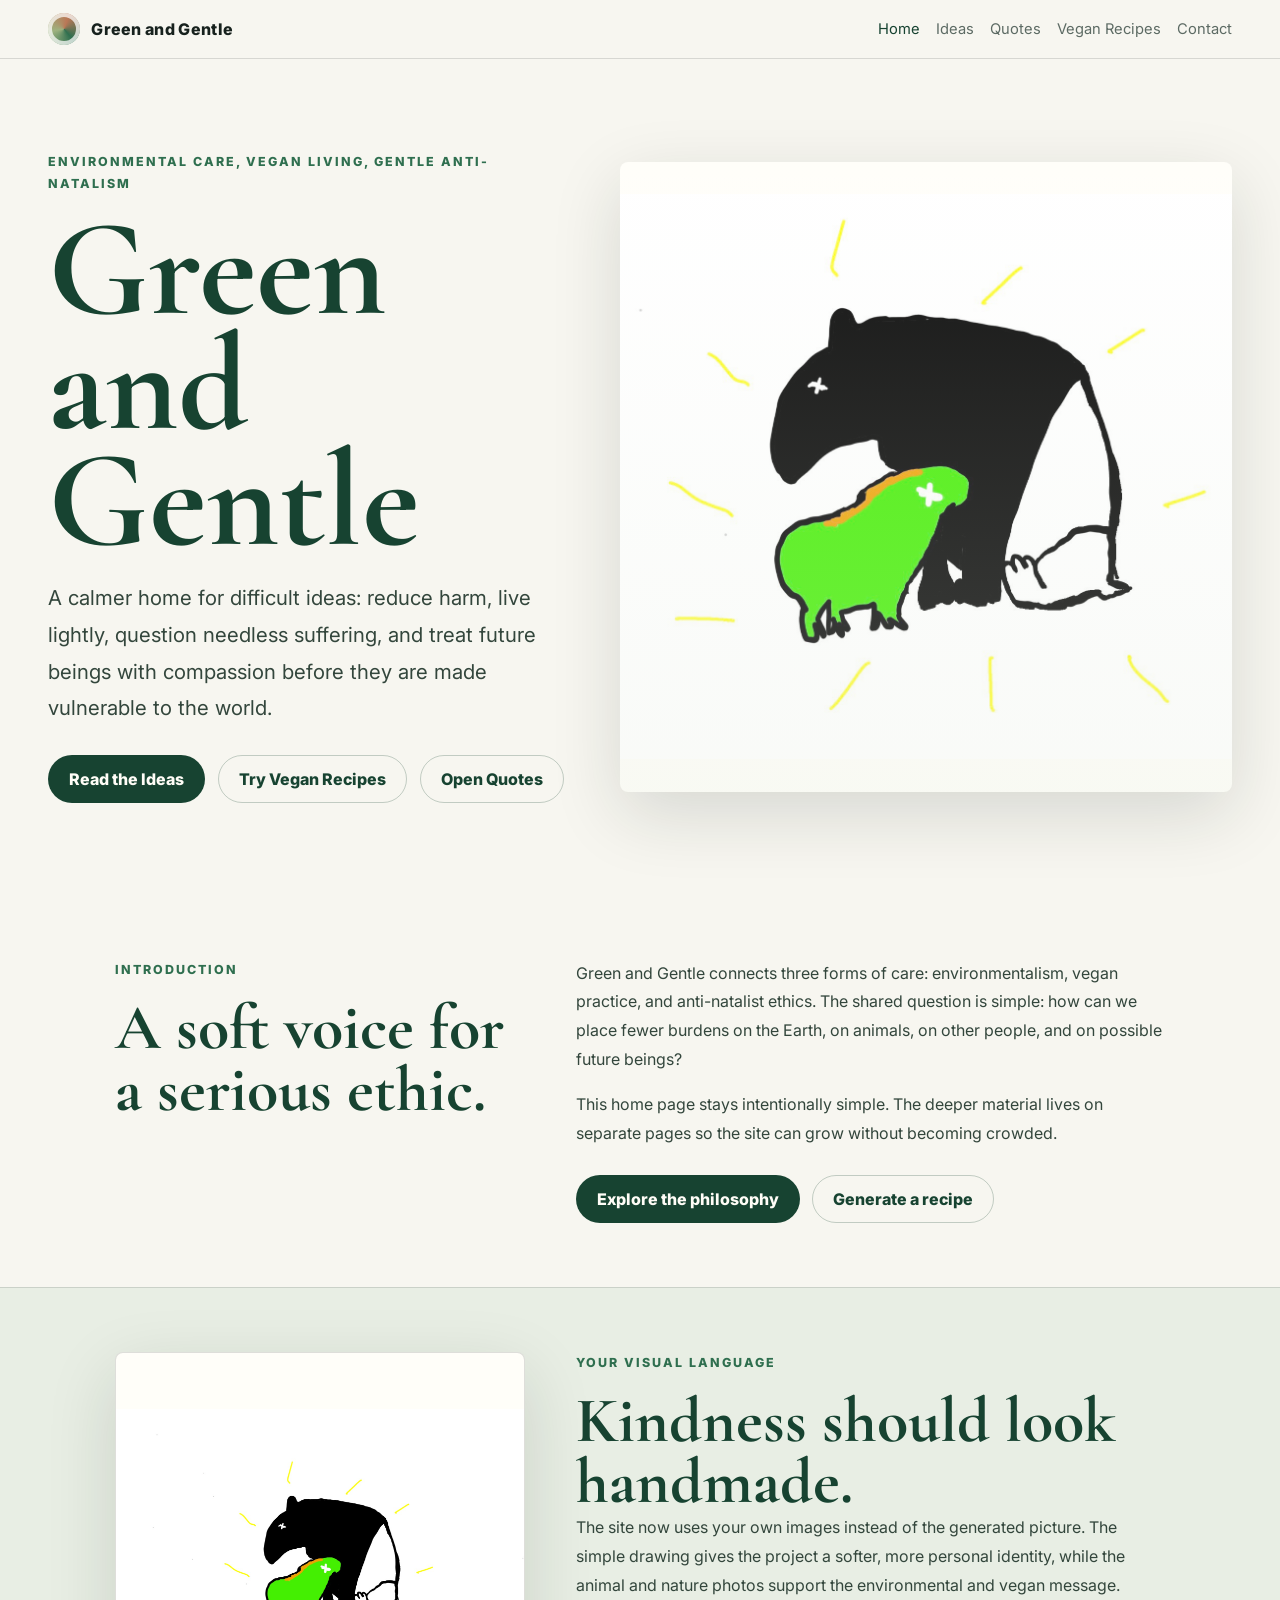
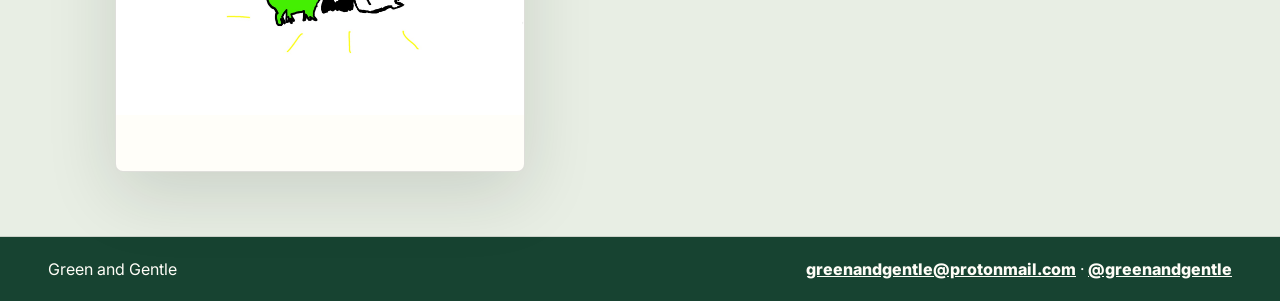
<file: index.html>
<!DOCTYPE html>
<html lang="en">
<head>
  <meta charset="UTF-8" />
  <meta name="viewport" content="width=device-width, initial-scale=1.0" />
  <title>Green and Gentle</title>
  <meta name="description" content="Green and Gentle is a personal website for environmental care, vegan living, and gentle anti-natalist reflection." />
  <link rel="preconnect" href="https://fonts.googleapis.com">
  <link rel="preconnect" href="https://fonts.gstatic.com" crossorigin>
  <link href="https://fonts.googleapis.com/css2?family=Cormorant+Garamond:wght@500;600;700&family=Inter:wght@400;500;600;700;800&display=swap" rel="stylesheet">
  <link rel="stylesheet" href="assets/site.css" />
</head>
<body>
  <header class="site-header">
    <a class="brand" href="index.html" aria-label="Green and Gentle home">
      <span class="brand-mark" aria-hidden="true"></span>
      <span>Green and Gentle</span>
    </a>
    <nav class="nav" aria-label="Main navigation">
      <a class="active" href="index.html">Home</a>
      <a href="ideas.html">Ideas</a>
      <a href="quotes.html">Quotes</a>
      <a href="recipes.html">Vegan Recipes</a>
      <a href="#contact">Contact</a>
    </nav>
  </header>

  <main>
    <section class="hero" aria-labelledby="pageTitle">
      <div class="hero-copy">
        <p class="eyebrow">Environmental care, vegan living, gentle anti-natalism</p>
        <h1 id="pageTitle">Green and Gentle</h1>
        <p class="lede">
          A calmer home for difficult ideas: reduce harm, live lightly, question needless suffering, and treat future beings with compassion before they are made vulnerable to the world.
        </p>
        <div class="hero-actions">
          <a class="button" href="ideas.html">Read the Ideas</a>
          <a class="button secondary" href="recipes.html">Try Vegan Recipes</a>
          <a class="button secondary" href="quotes.html">Open Quotes</a>
        </div>
      </div>
      <div class="hero-media" role="img" aria-label="Hand-drawn black and green animals with yellow rays"></div>
    </section>

    <section class="section" aria-labelledby="introTitle">
      <div class="page-intro">
        <div>
          <p class="eyebrow">Introduction</p>
          <h2 id="introTitle">A soft voice for a serious ethic.</h2>
        </div>
        <div>
          <p>
            Green and Gentle connects three forms of care: environmentalism, vegan practice, and anti-natalist ethics. The shared question is simple: how can we place fewer burdens on the Earth, on animals, on other people, and on possible future beings?
          </p>
          <p>
            This home page stays intentionally simple. The deeper material lives on separate pages so the site can grow without becoming crowded.
          </p>
          <div class="actions">
            <a class="button" href="ideas.html">Explore the philosophy</a>
            <a class="button secondary" href="recipes.html">Generate a recipe</a>
          </div>
        </div>
      </div>
    </section>

    <section class="soft-section" aria-label="Green and Gentle illustration">
      <div class="page-intro">
        <div class="image-panel drawing-wide" role="img" aria-label="Green and Gentle animal drawing"></div>
        <div>
          <p class="eyebrow">Your visual language</p>
          <h2>Kindness should look handmade.</h2>
          <p>
            The site now uses your own images instead of the generated picture. The simple drawing gives the project a softer, more personal identity, while the animal and nature photos support the environmental and vegan message.
          </p>
        </div>
      </div>
    </section>
  </main>

  <footer class="site-footer" id="contact">
    <span>Green and Gentle</span>
    <span>
      <a href="mailto:greenandgentle@protonmail.com">greenandgentle@protonmail.com</a>
      &middot;
      <a href="https://instagram.com/greenandgentle" target="_blank" rel="noopener noreferrer">@greenandgentle</a>
    </span>
  </footer>
</body>
</html>
</file>
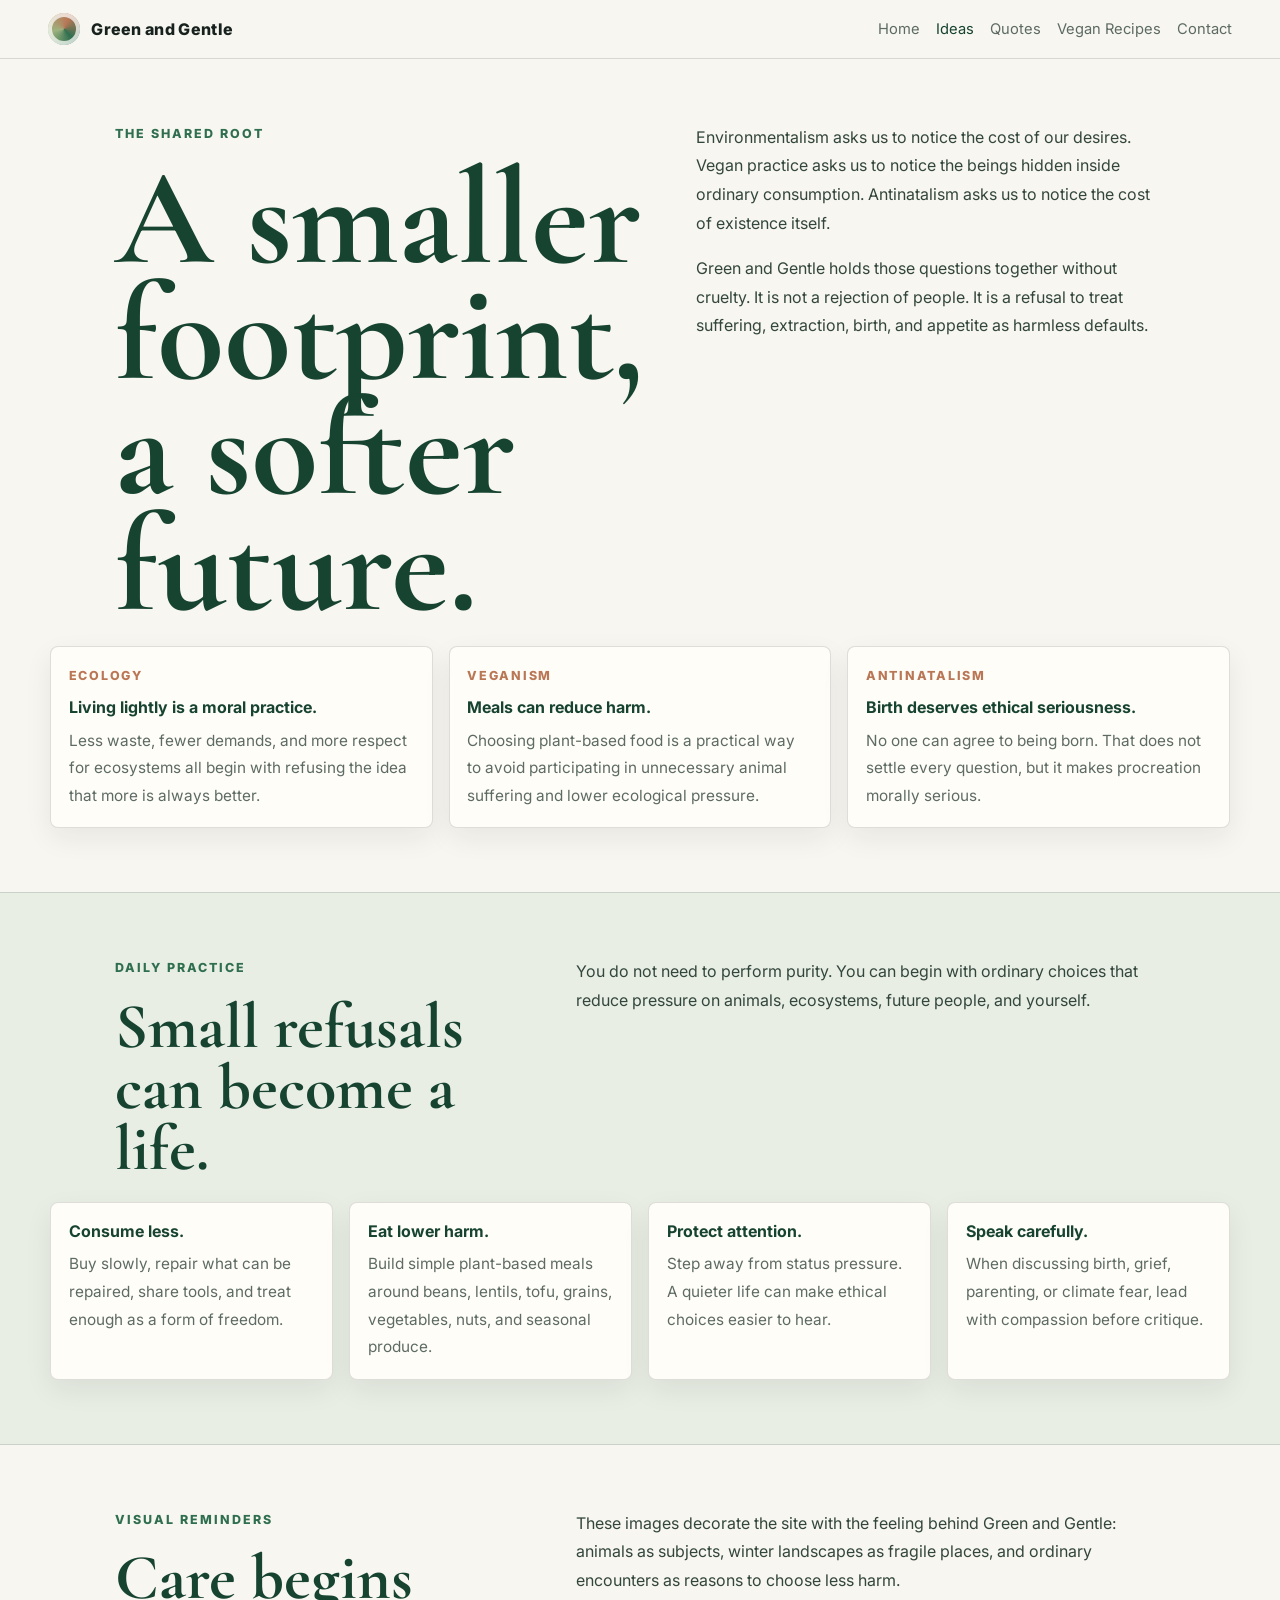
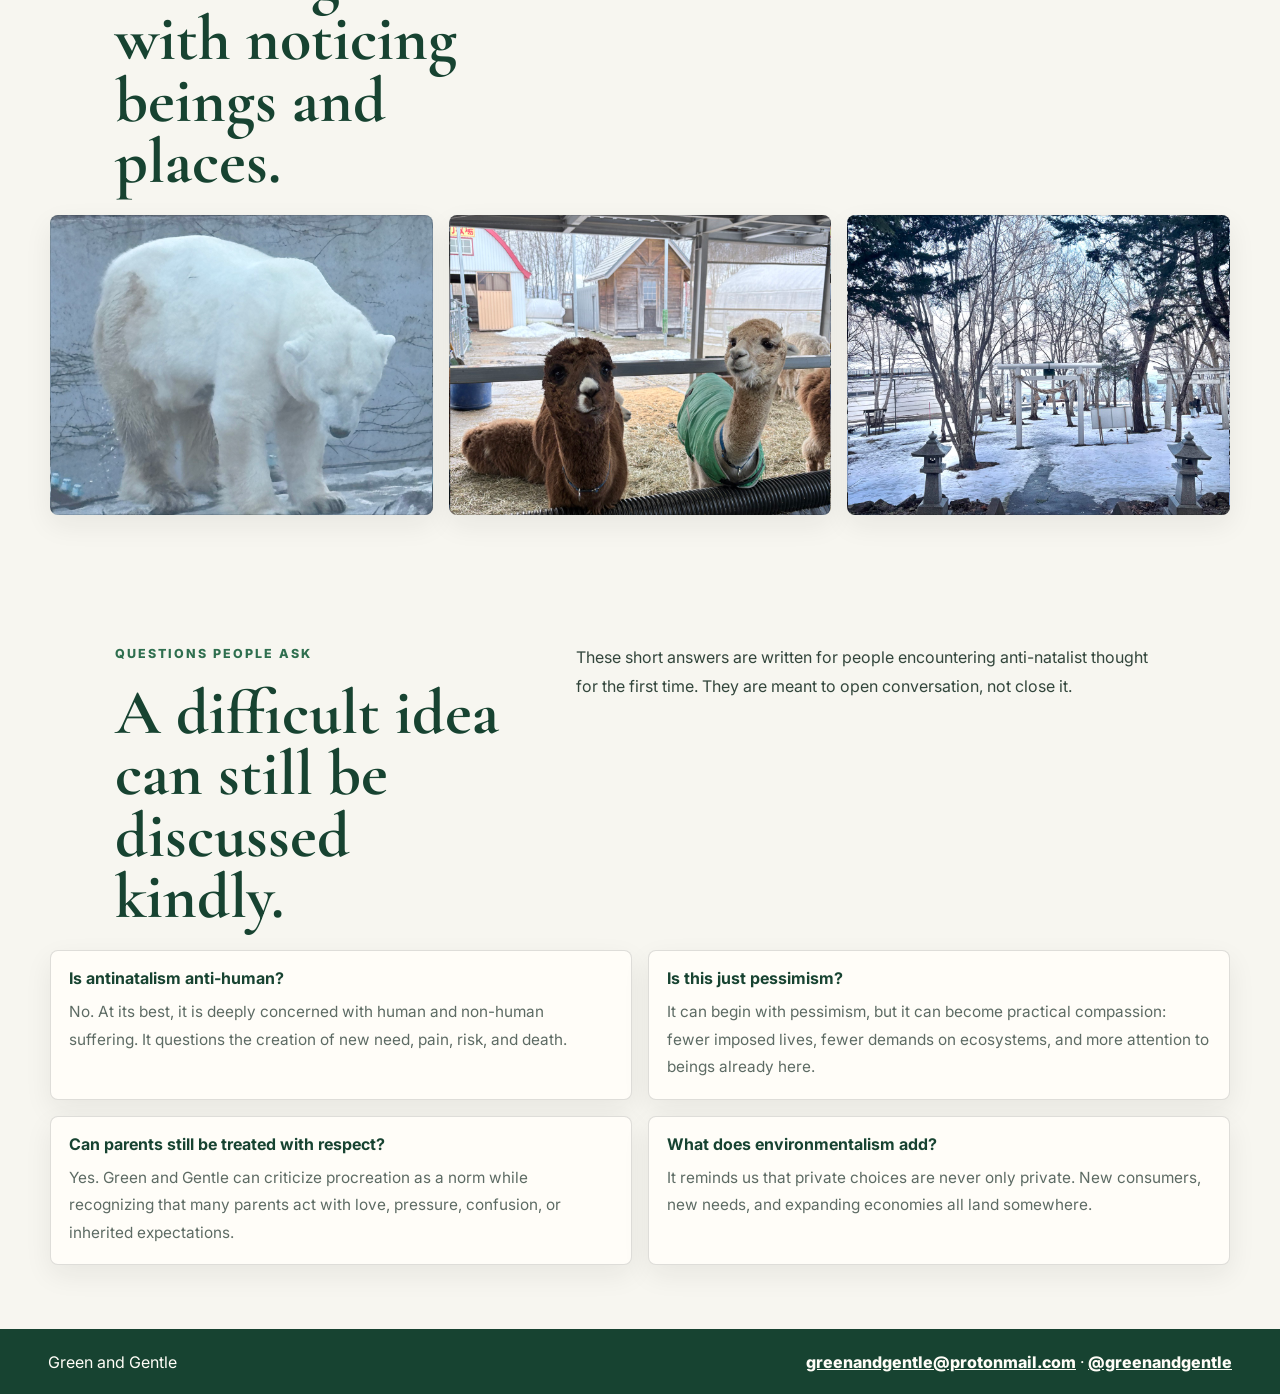
<file: ideas.html>
<!DOCTYPE html>
<html lang="en">
<head>
  <meta charset="UTF-8" />
  <meta name="viewport" content="width=device-width, initial-scale=1.0" />
  <title>Ideas | Green and Gentle</title>
  <meta name="description" content="Core Green and Gentle ideas about environmentalism, vegan living, compassion, and anti-natalist ethics." />
  <link rel="preconnect" href="https://fonts.googleapis.com">
  <link rel="preconnect" href="https://fonts.gstatic.com" crossorigin>
  <link href="https://fonts.googleapis.com/css2?family=Cormorant+Garamond:wght@500;600;700&family=Inter:wght@400;500;600;700;800&display=swap" rel="stylesheet">
  <link rel="stylesheet" href="assets/site.css" />
</head>
<body>
  <header class="site-header">
    <a class="brand" href="index.html" aria-label="Green and Gentle home">
      <span class="brand-mark" aria-hidden="true"></span>
      <span>Green and Gentle</span>
    </a>
    <nav class="nav" aria-label="Main navigation">
      <a href="index.html">Home</a>
      <a class="active" href="ideas.html">Ideas</a>
      <a href="quotes.html">Quotes</a>
      <a href="recipes.html">Vegan Recipes</a>
      <a href="#contact">Contact</a>
    </nav>
  </header>

  <main>
    <section class="section">
      <div class="page-intro">
        <div>
          <p class="eyebrow">The shared root</p>
          <h1>A smaller footprint, a softer future.</h1>
        </div>
        <div>
          <p>
            Environmentalism asks us to notice the cost of our desires. Vegan practice asks us to notice the beings hidden inside ordinary consumption. Antinatalism asks us to notice the cost of existence itself.
          </p>
          <p>
            Green and Gentle holds those questions together without cruelty. It is not a rejection of people. It is a refusal to treat suffering, extraction, birth, and appetite as harmless defaults.
          </p>
        </div>
      </div>

      <div class="grid-3">
        <article class="card">
          <span class="kicker">Ecology</span>
          <h3>Living lightly is a moral practice.</h3>
          <p>Less waste, fewer demands, and more respect for ecosystems all begin with refusing the idea that more is always better.</p>
        </article>
        <article class="card">
          <span class="kicker">Veganism</span>
          <h3>Meals can reduce harm.</h3>
          <p>Choosing plant-based food is a practical way to avoid participating in unnecessary animal suffering and lower ecological pressure.</p>
        </article>
        <article class="card">
          <span class="kicker">Antinatalism</span>
          <h3>Birth deserves ethical seriousness.</h3>
          <p>No one can agree to being born. That does not settle every question, but it makes procreation morally serious.</p>
        </article>
      </div>
    </section>

    <section class="soft-section">
      <div class="page-intro">
        <div>
          <p class="eyebrow">Daily practice</p>
          <h2>Small refusals can become a life.</h2>
        </div>
        <div>
          <p>You do not need to perform purity. You can begin with ordinary choices that reduce pressure on animals, ecosystems, future people, and yourself.</p>
        </div>
      </div>

      <div class="grid-4">
        <article class="card">
          <h3>Consume less.</h3>
          <p>Buy slowly, repair what can be repaired, share tools, and treat enough as a form of freedom.</p>
        </article>
        <article class="card">
          <h3>Eat lower harm.</h3>
          <p>Build simple plant-based meals around beans, lentils, tofu, grains, vegetables, nuts, and seasonal produce.</p>
        </article>
        <article class="card">
          <h3>Protect attention.</h3>
          <p>Step away from status pressure. A quieter life can make ethical choices easier to hear.</p>
        </article>
        <article class="card">
          <h3>Speak carefully.</h3>
          <p>When discussing birth, grief, parenting, or climate fear, lead with compassion before critique.</p>
        </article>
      </div>
    </section>

    <section class="section" aria-label="Animal and nature photos">
      <div class="page-intro">
        <div>
          <p class="eyebrow">Visual reminders</p>
          <h2>Care begins with noticing beings and places.</h2>
        </div>
        <div>
          <p>
            These images decorate the site with the feeling behind Green and Gentle: animals as subjects, winter landscapes as fragile places, and ordinary encounters as reasons to choose less harm.
          </p>
        </div>
      </div>
      <div class="photo-strip">
        <div class="photo-tile polar-bear" role="img" aria-label="Polar bear standing in a cold enclosure" style="background-image:url('assets/polar-bear.jpg')"></div>
        <div class="photo-tile alpacas" role="img" aria-label="Alpacas looking toward the camera" style="background-image:url('assets/alpacas.jpg')"></div>
        <div class="photo-tile snow-shrine" role="img" aria-label="Snowy path with trees and shrine gates" style="background-image:url('assets/snow-shrine.jpg')"></div>
      </div>
    </section>

    <section class="section">
      <div class="page-intro">
        <div>
          <p class="eyebrow">Questions people ask</p>
          <h2>A difficult idea can still be discussed kindly.</h2>
        </div>
        <div>
          <p>
            These short answers are written for people encountering anti-natalist thought for the first time. They are meant to open conversation, not close it.
          </p>
        </div>
      </div>

      <div class="grid-2">
        <article class="card">
          <h3>Is antinatalism anti-human?</h3>
          <p>No. At its best, it is deeply concerned with human and non-human suffering. It questions the creation of new need, pain, risk, and death.</p>
        </article>
        <article class="card">
          <h3>Is this just pessimism?</h3>
          <p>It can begin with pessimism, but it can become practical compassion: fewer imposed lives, fewer demands on ecosystems, and more attention to beings already here.</p>
        </article>
        <article class="card">
          <h3>Can parents still be treated with respect?</h3>
          <p>Yes. Green and Gentle can criticize procreation as a norm while recognizing that many parents act with love, pressure, confusion, or inherited expectations.</p>
        </article>
        <article class="card">
          <h3>What does environmentalism add?</h3>
          <p>It reminds us that private choices are never only private. New consumers, new needs, and expanding economies all land somewhere.</p>
        </article>
      </div>
    </section>
  </main>

  <footer class="site-footer" id="contact">
    <span>Green and Gentle</span>
    <span><a href="mailto:greenandgentle@protonmail.com">greenandgentle@protonmail.com</a> &middot; <a href="https://instagram.com/greenandgentle" target="_blank" rel="noopener noreferrer">@greenandgentle</a></span>
  </footer>
</body>
</html>
</file>
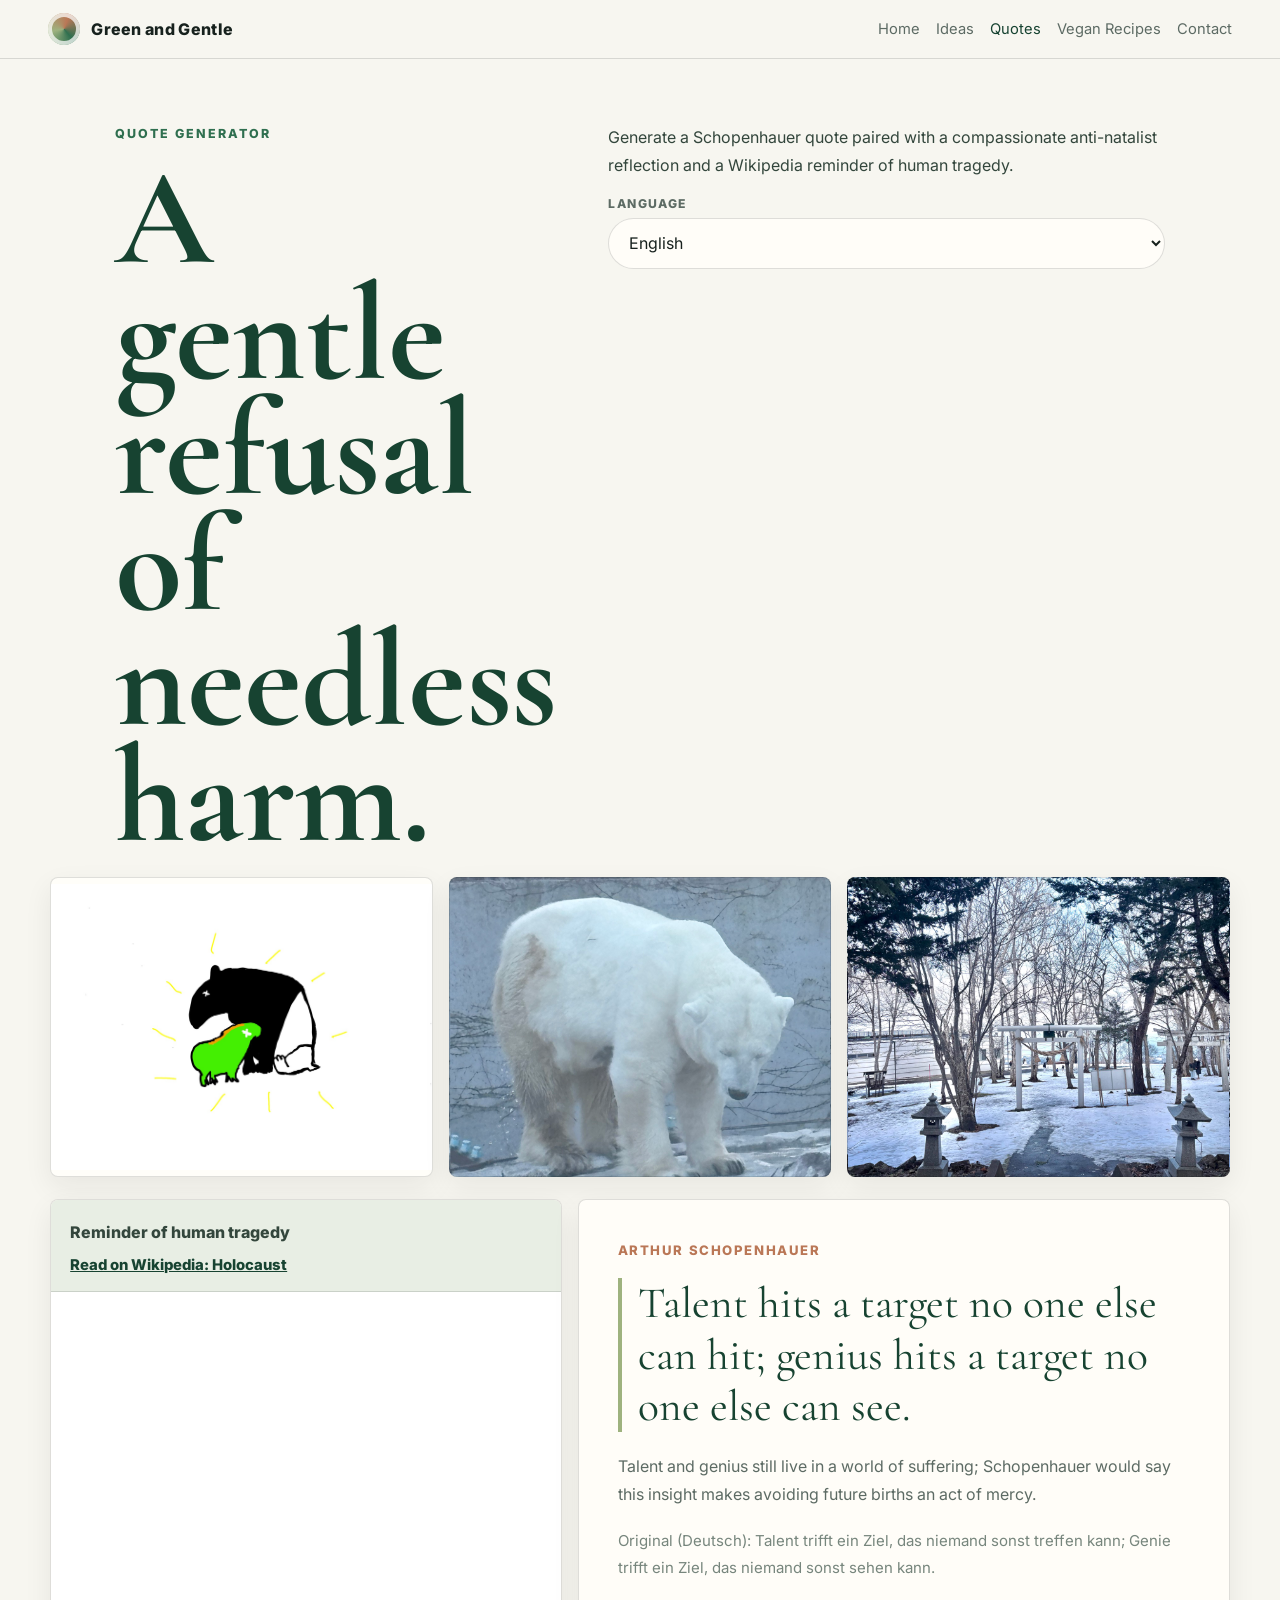
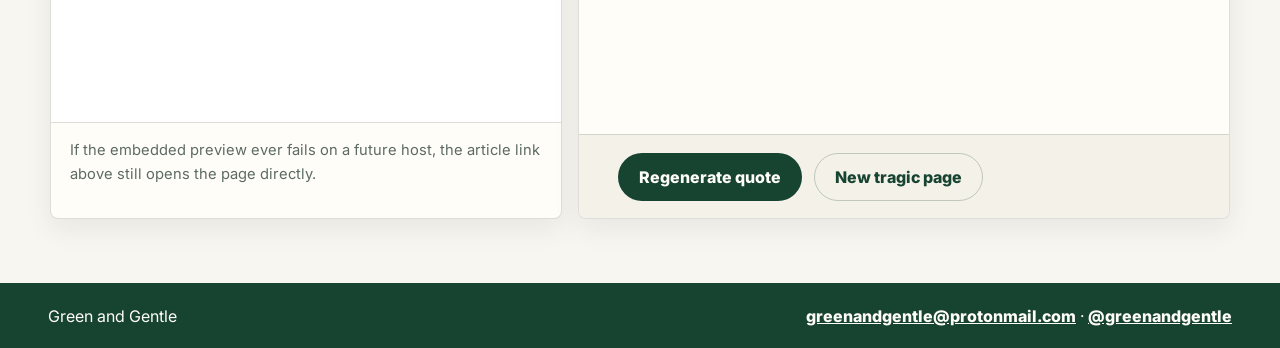
<file: quotes.html>
<!DOCTYPE html>
<html lang="en">
<head>
  <meta charset="UTF-8" />
  <meta name="viewport" content="width=device-width, initial-scale=1.0" />
  <title>Quotes | Green and Gentle</title>
  <meta name="description" content="A Green and Gentle quote generator with Schopenhauer-inspired reflection and tragedy resources." />
  <link rel="preconnect" href="https://fonts.googleapis.com">
  <link rel="preconnect" href="https://fonts.gstatic.com" crossorigin>
  <link href="https://fonts.googleapis.com/css2?family=Cormorant+Garamond:wght@500;600;700&family=Inter:wght@400;500;600;700;800&display=swap" rel="stylesheet">
  <link rel="stylesheet" href="assets/site.css" />
</head>
<body>
  <header class="site-header">
    <a class="brand" href="index.html" aria-label="Green and Gentle home">
      <span class="brand-mark" aria-hidden="true"></span>
      <span>Green and Gentle</span>
    </a>
    <nav class="nav" aria-label="Main navigation">
      <a href="index.html">Home</a>
      <a href="ideas.html">Ideas</a>
      <a class="active" href="quotes.html">Quotes</a>
      <a href="recipes.html">Vegan Recipes</a>
      <a href="#contact">Contact</a>
    </nav>
  </header>

  <main>
    <section class="section">
      <div class="page-intro">
        <div>
          <p class="eyebrow">Quote generator</p>
          <h1>A gentle refusal of needless harm.</h1>
        </div>
        <div>
          <p>Generate a Schopenhauer quote paired with a compassionate anti-natalist reflection and a Wikipedia reminder of human tragedy.</p>
          <div class="field">
            <label for="languageSelect">Language</label>
            <select id="languageSelect">
              <option value="en">English</option>
              <option value="de">Deutsch</option>
              <option value="nl">Nederlands</option>
              <option value="fr">Fran&ccedil;ais</option>
              <option value="es">Espa&ntilde;ol</option>
            </select>
          </div>
        </div>
      </div>

      <div class="photo-strip">
        <div class="photo-tile" role="img" aria-label="Hand-drawn Green and Gentle animals" style="background-image:url('assets/gentle-animals-wide.jpg');background-size:contain;background-color:#fffef9;background-repeat:no-repeat;"></div>
        <div class="photo-tile" role="img" aria-label="Polar bear in a cold enclosure" style="background-image:url('assets/polar-bear.jpg')"></div>
        <div class="photo-tile" role="img" aria-label="Snowy shrine path" style="background-image:url('assets/snow-shrine.jpg')"></div>
      </div>

      <div class="generator-grid">
        <aside class="resource-panel" aria-label="Wikipedia resource panel">
          <div class="resource-header">
            <p class="resource-title">Reminder of human tragedy</p>
            <a id="resourceLink" class="resource-link" href="https://en.wikipedia.org/wiki/Nanjing_Massacre" target="_blank" rel="noopener noreferrer">Read on Wikipedia: Nanjing Massacre</a>
          </div>
          <iframe id="resourceFrame" class="resource-frame" src="https://en.wikipedia.org/wiki/Nanjing_Massacre" title="Wikipedia article preview"></iframe>
          <div class="resource-note">If the embedded preview ever fails on a future host, the article link above still opens the page directly.</div>
        </aside>

        <article class="quote-panel">
          <div class="quote-content">
            <p class="quote-source">Arthur Schopenhauer</p>
            <p id="quote" class="quote-text"></p>
            <p id="promoText" class="promo-text"></p>
            <p id="originalText" class="original-text"></p>
          </div>
          <div class="quote-actions">
            <button id="newQuoteButton" type="button">Regenerate quote</button>
            <button id="newResourceButton" class="secondary" type="button">New tragic page</button>
          </div>
        </article>
      </div>
    </section>
  </main>

  <footer class="site-footer" id="contact">
    <span>Green and Gentle</span>
    <span><a href="mailto:greenandgentle@protonmail.com">greenandgentle@protonmail.com</a> &middot; <a href="https://instagram.com/greenandgentle" target="_blank" rel="noopener noreferrer">@greenandgentle</a></span>
  </footer>

  <script>
    const quotes = [
      { de: "Talent trifft ein Ziel, das niemand sonst treffen kann; Genie trifft ein Ziel, das niemand sonst sehen kann.", en: "Talent hits a target no one else can hit; genius hits a target no one else can see.", fr: "Le talent atteint une cible que personne d'autre ne peut atteindre ; le genie atteint une cible que personne d'autre ne peut voir.", es: "El talento alcanza un objetivo que nadie mas puede alcanzar; el genio alcanza un objetivo que nadie mas puede ver.", nl: "Talent raakt een doel dat niemand anders kan raken; genialiteit raakt een doel dat niemand anders kan zien." },
      { de: "Ein Mensch kann tun, was er will, aber nicht wollen, was er will.", en: "A man can do what he wants, but not want what he wants.", fr: "Un homme peut faire ce qu'il veut, mais pas vouloir ce qu'il veut.", es: "Un hombre puede hacer lo que quiere, pero no querer lo que quiere.", nl: "Een mens kan doen wat hij wil, maar niet willen wat hij wil." },
      { de: "Mitgefuehl ist die Grundlage der Moral.", en: "Compassion is the basis of morality.", fr: "La compassion est la base de la moralite.", es: "La compasion es la base de la moralidad.", nl: "Mededogen is de basis van moraliteit." },
      { de: "Es ist schwer, Glueck in sich selbst zu finden, aber unmoeglich, es anderswo zu finden.", en: "It is difficult to find happiness within oneself, but it is impossible to find it anywhere else.", fr: "Il est difficile de trouver le bonheur en soi, mais il est impossible de le trouver ailleurs.", es: "Es dificil encontrar la felicidad dentro de uno mismo, pero es imposible encontrarla en otro lugar.", nl: "Het is moeilijk geluk in jezelf te vinden, maar onmogelijk het ergens anders te vinden." },
      { de: "Jeder Mensch haelt die Grenzen seines eigenen Gesichtsfeldes fuer die Grenzen der Welt.", en: "Every man takes the limits of his own field of vision for the limits of the world.", fr: "Chaque homme prend les limites de son propre champ de vision pour les limites du monde.", es: "Cada hombre toma los limites de su propio campo de vision por los limites del mundo.", nl: "Iedereen neemt de grenzen van zijn eigen gezichtsveld voor de grenzen van de wereld." }
    ];

    const quotePromoMessages = [
      { en: "Talent and genius still live in a world of suffering; Schopenhauer would say this insight makes avoiding future births an act of mercy.", de: "Talent und Genie leben dennoch in einer Welt des Leidens; Schopenhauer wuerde sagen, dass diese Einsicht das Vermeiden zukuenftiger Geburten zu einem Akt der Barmherzigkeit macht.", fr: "Le talent et le genie vivent toujours dans un monde de souffrance ; Schopenhauer dirait que cette lucidite fait de l'evitement des naissances futures un acte de misericorde.", es: "El talento y el genio siguen viviendo en un mundo de sufrimiento; Schopenhauer diria que esta claridad convierte evitar nacimientos futuros en un acto de misericordia.", nl: "Talent en genialiteit leven nog steeds in een wereld van lijden; Schopenhauer zou zeggen dat dit inzicht het vermijden van toekomstige geboorten tot een daad van mededogen maakt." },
      { en: "The will is not free and desire causes endless suffering; Schopenhauer would urge that the kindest choice is to prevent more wills from arising.", de: "Der Wille ist nicht frei und Verlangen verursacht endloses Leiden; Schopenhauer wuerde sagen, die freundlichste Wahl sei, mehr Wille gar nicht erst entstehen zu lassen.", fr: "La volonte n'est pas libre et le desir engendre une souffrance sans fin ; Schopenhauer dirait que le plus doux choix est d'empecher plus de volontes d'emerger.", es: "La voluntad no es libre y el deseo causa sufrimiento infinito; Schopenhauer diria que la eleccion mas amable es impedir que surjan mas voluntades.", nl: "De wil is niet vrij en verlangen veroorzaakt eindeloos lijden; Schopenhauer zou zeggen dat de vriendelijkste keuze is om te voorkomen dat er meer willen ontstaan." },
      { en: "Compassion is morality; Schopenhauer would argue the most moral choice is to prevent new lives from falling into inevitable suffering.", de: "Mitgefuehl ist Moral; Schopenhauer wuerde argumentieren, die moralischste Wahl sei, neue Leben davor zu bewahren, in unvermeidliches Leiden zu stuerzen.", fr: "La compassion est la morale ; Schopenhauer dirait que le choix le plus moral est d'empecher de nouvelles vies de tomber dans une souffrance inevitable.", es: "La compasion es la moral; Schopenhauer diria que la eleccion mas moral es impedir que nuevas vidas caigan en sufrimiento inevitable.", nl: "Mededogen is moraliteit; Schopenhauer zou zeggen dat de meest morele keuze is om nieuwe levens te behoeden voor onvermijdelijk lijden." },
      { en: "Seeking happiness elsewhere is impossible and painful; Schopenhauer would say the kinder act is to not create more lives that must chase an unreachable joy.", de: "Glueck anderswo zu suchen ist unmoeglich und schmerzhaft; Schopenhauer wuerde sagen, die freundlichere Tat sei, nicht mehr Leben zu schaffen, die einer unerreichbaren Freude nachjagen.", fr: "Chercher le bonheur ailleurs est impossible et douloureux ; Schopenhauer dirait que l'acte le plus bienveillant est de ne pas creer davantage de vies qui poursuivent une joie inatteignable.", es: "Buscar la felicidad en otra parte es imposible y doloroso; Schopenhauer diria que el acto mas amable es no crear mas vidas que persigan una alegria inalcanzable.", nl: "Geluk elders zoeken is onmogelijk en pijnlijk; Schopenhauer zou zeggen dat de vriendelijkste daad is om niet meer levens te creeren die een onbereikbare vreugde najagen." },
      { en: "The limits of your world reveal common suffering; Schopenhauer would call preventing new lives an act of empathy toward all future beings trapped within those limits.", de: "Die Grenzen deiner Welt zeigen das gemeinsame Leiden; Schopenhauer wuerde das Verhindern neuer Leben als einen Akt der Empathie gegenueber allen zukuenftigen Wesen nennen.", fr: "Les limites de ton monde revelent la souffrance commune ; Schopenhauer appellerait l'empechement de nouvelles vies un acte d'empathie envers tous les etres futurs.", es: "Los limites de tu mundo revelan el sufrimiento comun; Schopenhauer llamaria al prevenir nuevas vidas un acto de empatia hacia todos los seres futuros.", nl: "De grenzen van je wereld onthullen gemeenschappelijk lijden; Schopenhauer zou het voorkomen van nieuwe levens een daad van empathie noemen tegenover alle toekomstige wezens." }
    ];

    const tragedyPages = [
      { titles: { en: "Nanjing Massacre", de: "Massaker von Nanking", fr: "Massacre de Nankin", es: "Masacre de Nankin", nl: "Bloedbad van Nanking" }, urls: { en: "https://en.wikipedia.org/wiki/Nanjing_Massacre", de: "https://de.wikipedia.org/wiki/Nanking-Massaker", fr: "https://fr.wikipedia.org/wiki/Massacre_de_Nankin", es: "https://es.wikipedia.org/wiki/Masacre_de_Nank%C3%ADn", nl: "https://nl.wikipedia.org/wiki/Slachting_van_Nanking" } },
      { titles: { en: "Holocaust", de: "Holocaust", fr: "Holocauste", es: "Holocausto", nl: "Holocaust" }, urls: { en: "https://en.wikipedia.org/wiki/The_Holocaust", de: "https://de.wikipedia.org/wiki/Holocaust", fr: "https://fr.wikipedia.org/wiki/Holocauste", es: "https://es.wikipedia.org/wiki/Holocausto", nl: "https://nl.wikipedia.org/wiki/Holocaust" } },
      { titles: { en: "2010 Haiti earthquake", de: "Erdbeben in Haiti 2010", fr: "Seisme de 2010 en Haiti", es: "Terremoto de Haiti de 2010", nl: "Aardbeving Haiti 2010" }, urls: { en: "https://en.wikipedia.org/wiki/2010_Haiti_earthquake", de: "https://de.wikipedia.org/wiki/Erdbeben_in_Haiti_2010", fr: "https://fr.wikipedia.org/wiki/S%C3%A9isme_de_2010_en_Ha%C3%AFti", es: "https://es.wikipedia.org/wiki/Terremoto_de_Hait%C3%AD_de_2010", nl: "https://nl.wikipedia.org/wiki/Aardbeving_Ha%C3%AFti_2010" } }
    ];

    const quoteElement = document.getElementById("quote");
    const promoText = document.getElementById("promoText");
    const originalText = document.getElementById("originalText");
    const button = document.getElementById("newQuoteButton");
    const newResourceButton = document.getElementById("newResourceButton");
    const languageSelect = document.getElementById("languageSelect");
    const resourceLink = document.getElementById("resourceLink");
    const resourceFrame = document.getElementById("resourceFrame");
    let currentLanguage = languageSelect.value;
    let currentQuoteIndex = 0;

    function getRandomQuote() {
      currentQuoteIndex = Math.floor(Math.random() * quotes.length);
      return quotes[currentQuoteIndex];
    }

    function getRandomResource() {
      return tragedyPages[Math.floor(Math.random() * tragedyPages.length)];
    }

    function localizeResourceLink(title) {
      const labels = { en: "Read on Wikipedia", de: "Auf Wikipedia lesen", nl: "Lees op Wikipedia", fr: "Lire sur Wikipedia", es: "Leer en Wikipedia" };
      return `${labels[currentLanguage] || labels.en}: ${title}`;
    }

    function showQuote() {
      const quote = getRandomQuote();
      const promo = quotePromoMessages[currentQuoteIndex] || quotePromoMessages[0];
      quoteElement.textContent = quote[currentLanguage] || quote.en;
      promoText.textContent = promo[currentLanguage] || promo.en;
      originalText.textContent = `Original (Deutsch): ${quote.de}`;
      showResource();
    }

    function showResource() {
      const page = getRandomResource();
      const title = page.titles[currentLanguage] || page.titles.en;
      const url = page.urls[currentLanguage] || page.urls.en;
      resourceLink.href = url;
      resourceLink.textContent = localizeResourceLink(title);
      resourceFrame.src = url;
    }

    button.addEventListener("click", showQuote);
    newResourceButton.addEventListener("click", showResource);
    languageSelect.addEventListener("change", event => {
      currentLanguage = event.target.value;
      showQuote();
    });
    showQuote();
  </script>
</body>
</html>
</file>
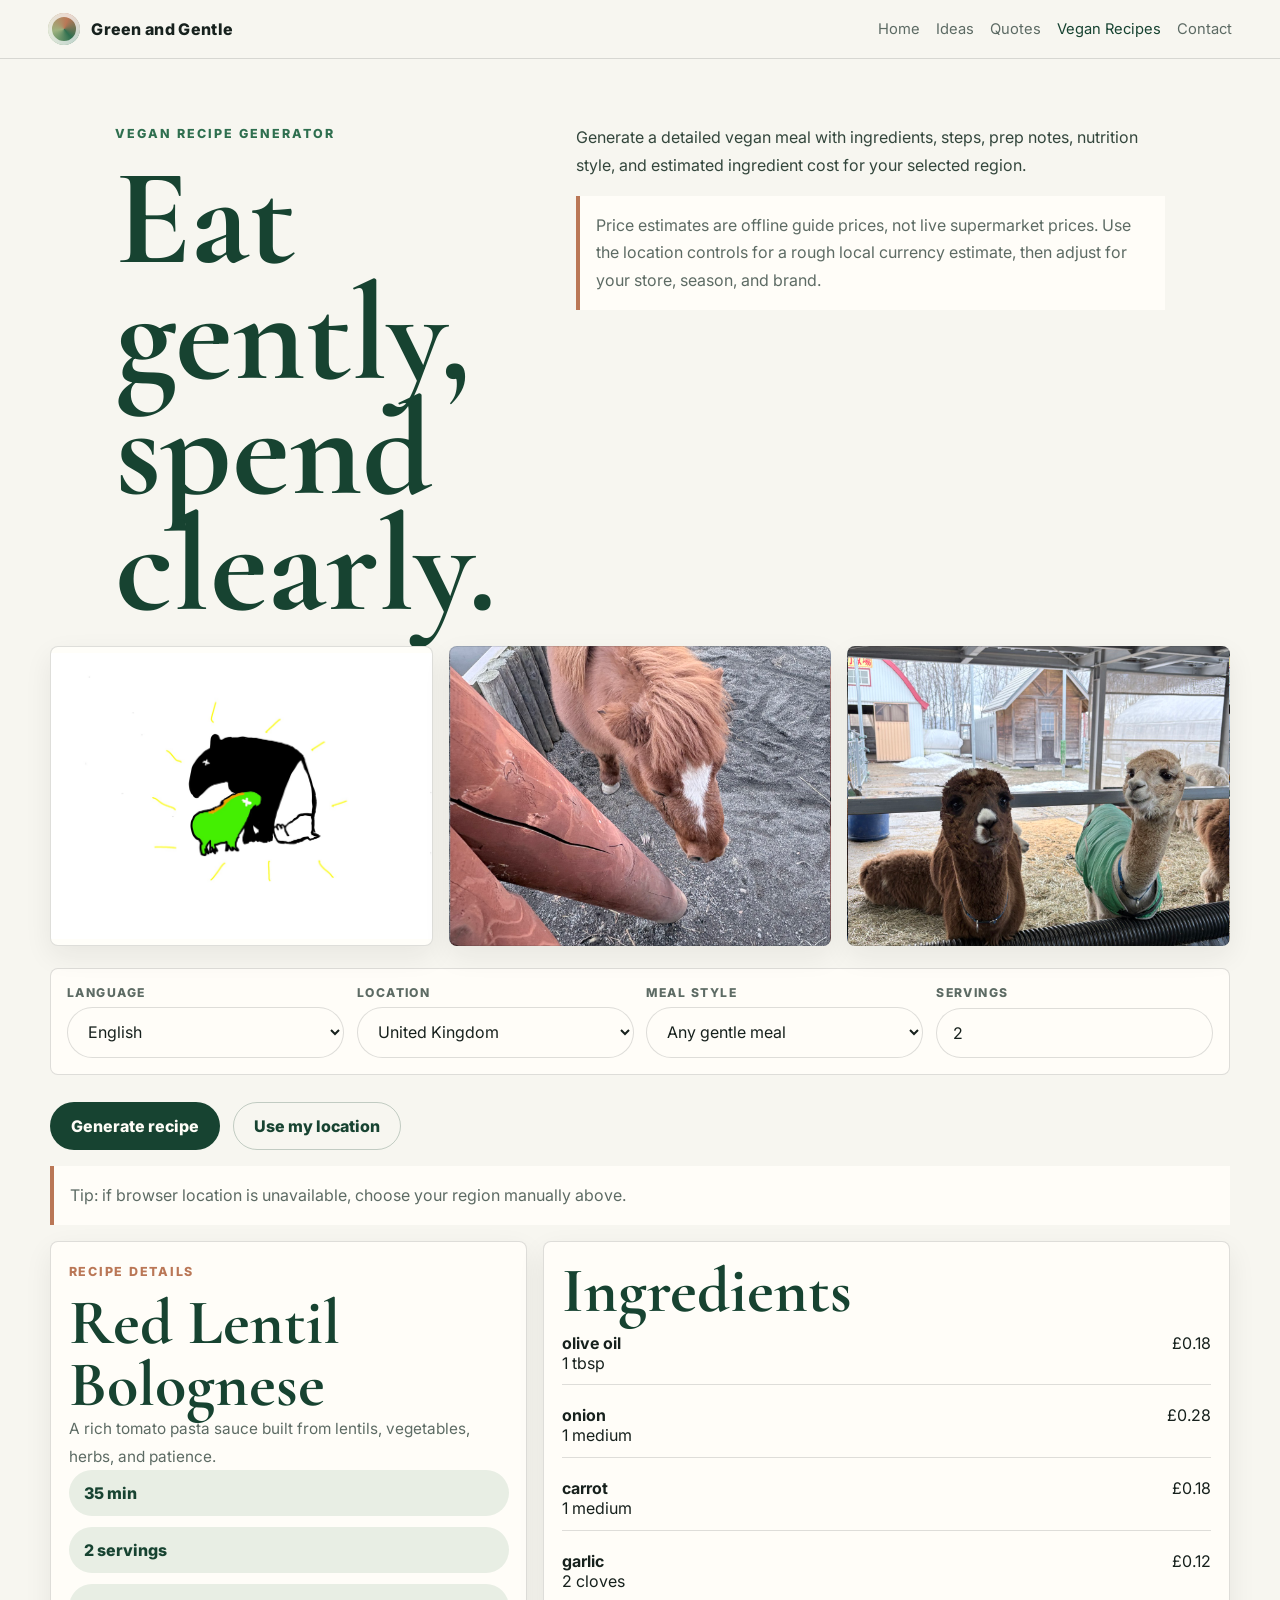
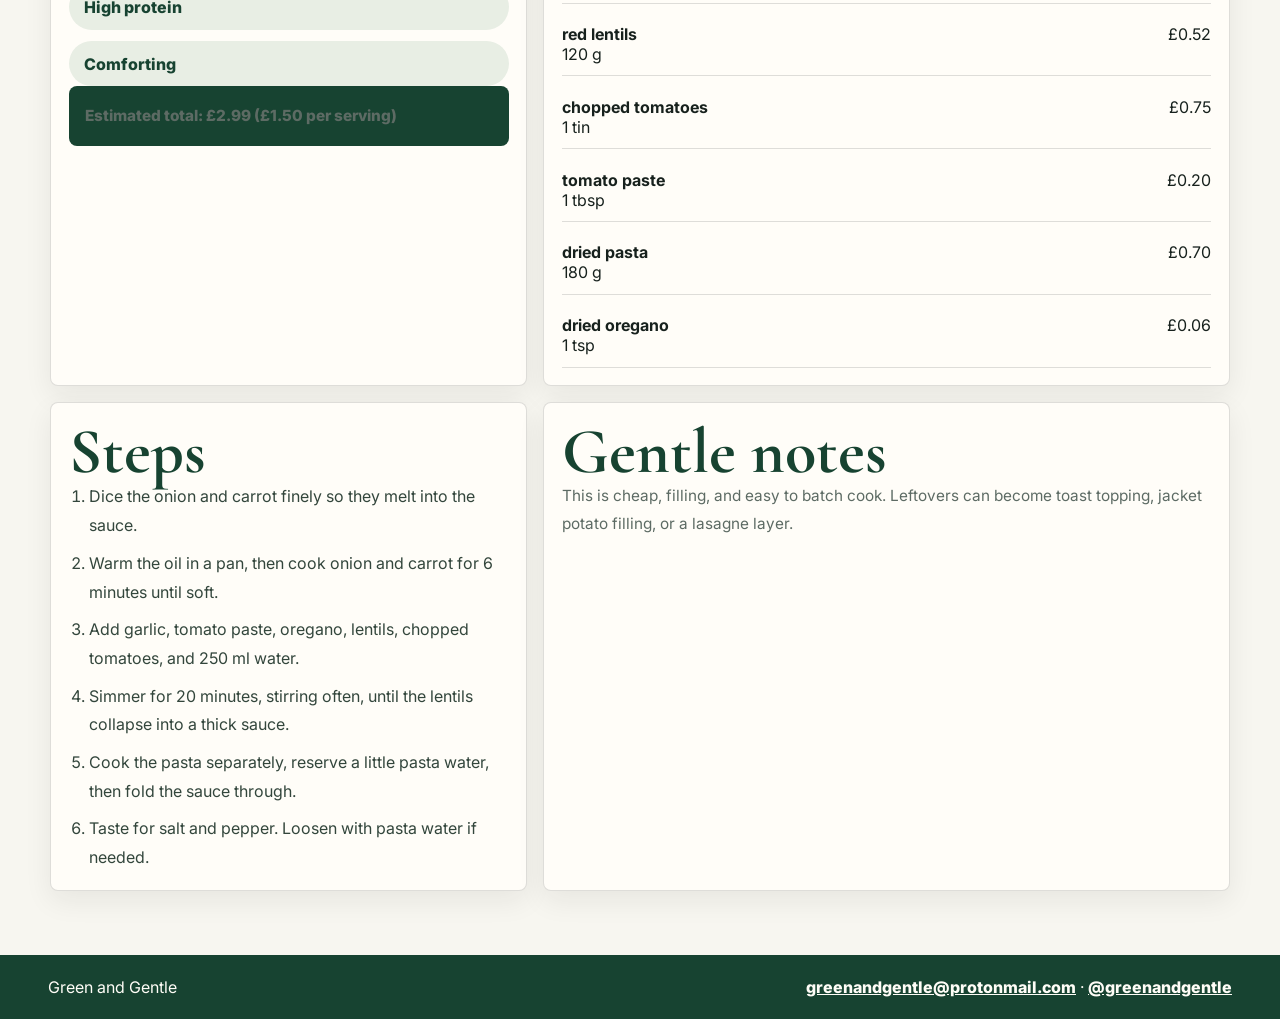
<file: recipes.html>
<!DOCTYPE html>
<html lang="en">
<head>
  <meta charset="UTF-8" />
  <meta name="viewport" content="width=device-width, initial-scale=1.0" />
  <title>Vegan Recipe Generator | Green and Gentle</title>
  <meta name="description" content="Generate detailed vegan recipes with multilingual labels and estimated ingredient costs by region." />
  <link rel="preconnect" href="https://fonts.googleapis.com">
  <link rel="preconnect" href="https://fonts.gstatic.com" crossorigin>
  <link href="https://fonts.googleapis.com/css2?family=Cormorant+Garamond:wght@500;600;700&family=Inter:wght@400;500;600;700;800&display=swap" rel="stylesheet">
  <link rel="stylesheet" href="assets/site.css" />
</head>
<body>
  <header class="site-header">
    <a class="brand" href="index.html" aria-label="Green and Gentle home">
      <span class="brand-mark" aria-hidden="true"></span>
      <span>Green and Gentle</span>
    </a>
    <nav class="nav" aria-label="Main navigation">
      <a href="index.html">Home</a>
      <a href="ideas.html">Ideas</a>
      <a href="quotes.html">Quotes</a>
      <a class="active" href="recipes.html">Vegan Recipes</a>
      <a href="#contact">Contact</a>
    </nav>
  </header>

  <main>
    <section class="section">
      <div class="page-intro">
        <div>
          <p class="eyebrow">Vegan recipe generator</p>
          <h1 id="recipePageTitle">Eat gently, spend clearly.</h1>
        </div>
        <div>
          <p id="recipePageCopy">
            Generate a detailed vegan meal with ingredients, steps, prep notes, nutrition style, and estimated ingredient cost for your selected region.
          </p>
          <p class="notice">
            Price estimates are offline guide prices, not live supermarket prices. Use the location controls for a rough local currency estimate, then adjust for your store, season, and brand.
          </p>
        </div>
      </div>

      <div class="photo-strip">
        <div class="photo-tile" role="img" aria-label="Hand-drawn animals" style="background-image:url('assets/gentle-animals-wide.jpg');background-size:contain;background-color:#fffef9;background-repeat:no-repeat;"></div>
        <div class="photo-tile" role="img" aria-label="Small pony near a wooden fence" style="background-image:url('assets/pony.jpg')"></div>
        <div class="photo-tile" role="img" aria-label="Alpacas at a farm" style="background-image:url('assets/alpacas.jpg')"></div>
      </div>

      <div class="control-panel" aria-label="Recipe generator controls">
        <div class="field">
          <label for="recipeLanguage">Language</label>
          <select id="recipeLanguage">
            <option value="en">English</option>
            <option value="de">Deutsch</option>
            <option value="nl">Nederlands</option>
            <option value="fr">Fran&ccedil;ais</option>
            <option value="es">Espa&ntilde;ol</option>
          </select>
        </div>
        <div class="field">
          <label for="regionSelect">Location</label>
          <select id="regionSelect">
            <option value="uk">United Kingdom</option>
            <option value="us">United States</option>
            <option value="eu">Europe</option>
            <option value="au">Australia</option>
            <option value="global">Global estimate</option>
          </select>
        </div>
        <div class="field">
          <label for="styleSelect">Meal style</label>
          <select id="styleSelect">
            <option value="any">Any gentle meal</option>
            <option value="quick">Quick</option>
            <option value="cheap">Budget</option>
            <option value="comfort">Comfort</option>
            <option value="highProtein">Higher protein</option>
          </select>
        </div>
        <div class="field">
          <label for="servingsInput">Servings</label>
          <input id="servingsInput" type="number" min="1" max="8" value="2" />
        </div>
      </div>

      <div class="actions" style="max-width:1180px;margin-left:auto;margin-right:auto;">
        <button id="generateRecipeButton" type="button">Generate recipe</button>
        <button id="useLocationButton" class="secondary" type="button">Use my location</button>
      </div>

      <p id="locationNote" class="notice">Tip: if browser location is unavailable, choose your region manually above.</p>

      <div class="recipe-layout">
        <aside class="panel">
          <span class="kicker" id="recipeMetaKicker">Recipe details</span>
          <h2 id="recipeTitle">Loading recipe</h2>
          <p id="recipeSummary"></p>
          <div class="recipe-meta" aria-label="Recipe metadata">
            <span class="meta-pill" id="recipeTime"></span>
            <span class="meta-pill" id="recipeServings"></span>
            <span class="meta-pill" id="recipeProtein"></span>
            <span class="meta-pill" id="recipeMood"></span>
          </div>
          <p class="price-total" id="recipeCost"></p>
        </aside>

        <section class="panel" aria-labelledby="ingredientsTitle">
          <h2 id="ingredientsTitle">Ingredients</h2>
          <ul class="ingredients" id="ingredientsList"></ul>
        </section>
      </div>

      <div class="recipe-layout">
        <section class="panel" aria-labelledby="stepsTitle">
          <h2 id="stepsTitle">Steps</h2>
          <ol class="steps" id="stepsList"></ol>
        </section>
        <section class="panel" aria-labelledby="notesTitle">
          <h2 id="notesTitle">Gentle notes</h2>
          <p id="recipeNotes"></p>
        </section>
      </div>
    </section>
  </main>

  <footer class="site-footer" id="contact">
    <span>Green and Gentle</span>
    <span><a href="mailto:greenandgentle@protonmail.com">greenandgentle@protonmail.com</a> &middot; <a href="https://instagram.com/greenandgentle" target="_blank" rel="noopener noreferrer">@greenandgentle</a></span>
  </footer>

  <script>
    const ui = {
      en: {
        title: "Eat gently, spend clearly.",
        copy: "Generate a detailed vegan meal with ingredients, steps, prep notes, nutrition style, and estimated ingredient cost for your selected region.",
        details: "Recipe details",
        ingredients: "Ingredients",
        steps: "Steps",
        notes: "Gentle notes",
        generate: "Generate recipe",
        locate: "Use my location",
        locationFound: "Region estimated from your browser location. You can still change it manually.",
        locationFailed: "Location was not available. Choose your region manually.",
        servings: "servings",
        total: "Estimated total",
        perServing: "per serving"
      },
      de: {
        title: "Sanft essen, klar planen.",
        copy: "Erzeuge ein veganes Gericht mit Zutaten, Schritten, Notizen und geschaetzten Kosten fuer deine Region.",
        details: "Rezeptdetails",
        ingredients: "Zutaten",
        steps: "Schritte",
        notes: "Sanfte Notizen",
        generate: "Rezept erzeugen",
        locate: "Standort nutzen",
        locationFound: "Region grob aus deinem Browser-Standort geschaetzt.",
        locationFailed: "Standort war nicht verfuegbar. Waehle deine Region manuell.",
        servings: "Portionen",
        total: "Geschaetzte Summe",
        perServing: "pro Portion"
      },
      nl: {
        title: "Zacht eten, duidelijk plannen.",
        copy: "Maak een vegan maaltijd met ingredienten, stappen, notities en geschatte kosten voor jouw regio.",
        details: "Receptdetails",
        ingredients: "Ingredienten",
        steps: "Stappen",
        notes: "Zachte notities",
        generate: "Genereer recept",
        locate: "Gebruik locatie",
        locationFound: "Regio geschat via je browserlocatie.",
        locationFailed: "Locatie was niet beschikbaar. Kies je regio handmatig.",
        servings: "porties",
        total: "Geschat totaal",
        perServing: "per portie"
      },
      fr: {
        title: "Manger doucement, depenser clairement.",
        copy: "Genere un repas vegetal avec ingredients, etapes, notes et cout estime pour ta region.",
        details: "Details de la recette",
        ingredients: "Ingredients",
        steps: "Etapes",
        notes: "Notes douces",
        generate: "Generer une recette",
        locate: "Utiliser ma position",
        locationFound: "Region estimee depuis la position du navigateur.",
        locationFailed: "Position non disponible. Choisis ta region manuellement.",
        servings: "portions",
        total: "Total estime",
        perServing: "par portion"
      },
      es: {
        title: "Comer con cuidado, gastar con claridad.",
        copy: "Genera una comida vegana con ingredientes, pasos, notas y coste estimado para tu region.",
        details: "Detalles de receta",
        ingredients: "Ingredientes",
        steps: "Pasos",
        notes: "Notas suaves",
        generate: "Generar receta",
        locate: "Usar mi ubicacion",
        locationFound: "Region estimada desde la ubicacion del navegador.",
        locationFailed: "La ubicacion no esta disponible. Elige tu region manualmente.",
        servings: "raciones",
        total: "Total estimado",
        perServing: "por racion"
      }
    };

    const regions = {
      uk: { currency: "GBP", symbol: "£", factor: 1, decimals: 2 },
      us: { currency: "USD", symbol: "$", factor: 1.28, decimals: 2 },
      eu: { currency: "EUR", symbol: "€", factor: 1.17, decimals: 2 },
      au: { currency: "AUD", symbol: "A$", factor: 1.95, decimals: 2 },
      global: { currency: "USD", symbol: "$", factor: 1.15, decimals: 2 }
    };

    const recipes = [
      {
        id: "lentil-bolognese",
        tags: ["cheap", "comfort", "highProtein"],
        time: "35 min",
        protein: "High protein",
        mood: "Comforting",
        title: {
          en: "Red Lentil Bolognese",
          de: "Rote-Linsen-Bolognese",
          nl: "Rode linzen bolognese",
          fr: "Bolognaise de lentilles rouges",
          es: "Bolognesa de lentejas rojas"
        },
        summary: {
          en: "A rich tomato pasta sauce built from lentils, vegetables, herbs, and patience.",
          de: "Eine kraeftige Tomatensauce mit Linsen, Gemuese, Kraeutern und etwas Geduld.",
          nl: "Een rijke tomatensaus met linzen, groente, kruiden en geduld.",
          fr: "Une sauce tomate riche avec lentilles, legumes, herbes et patience.",
          es: "Una salsa de tomate intensa con lentejas, verduras, hierbas y paciencia."
        },
        ingredients: [
          ["olive oil", 0.18, "1 tbsp"],
          ["onion", 0.28, "1 medium"],
          ["carrot", 0.18, "1 medium"],
          ["garlic", 0.12, "2 cloves"],
          ["red lentils", 0.52, "120 g"],
          ["chopped tomatoes", 0.75, "1 tin"],
          ["tomato paste", 0.20, "1 tbsp"],
          ["dried pasta", 0.70, "180 g"],
          ["dried oregano", 0.06, "1 tsp"]
        ],
        steps: [
          "Dice the onion and carrot finely so they melt into the sauce.",
          "Warm the oil in a pan, then cook onion and carrot for 6 minutes until soft.",
          "Add garlic, tomato paste, oregano, lentils, chopped tomatoes, and 250 ml water.",
          "Simmer for 20 minutes, stirring often, until the lentils collapse into a thick sauce.",
          "Cook the pasta separately, reserve a little pasta water, then fold the sauce through.",
          "Taste for salt and pepper. Loosen with pasta water if needed."
        ],
        notes: "This is cheap, filling, and easy to batch cook. Leftovers can become toast topping, jacket potato filling, or a lasagne layer."
      },
      {
        id: "tofu-rice-bowl",
        tags: ["quick", "highProtein"],
        time: "25 min",
        protein: "Higher protein",
        mood: "Fresh",
        title: {
          en: "Crispy Tofu Rice Bowl",
          de: "Knusprige Tofu-Reis-Bowl",
          nl: "Knapperige tofu rijstkom",
          fr: "Bol de riz au tofu croustillant",
          es: "Bol de arroz con tofu crujiente"
        },
        summary: {
          en: "Crisp tofu, warm rice, vegetables, and a bright soy-lime dressing.",
          de: "Knuspriger Tofu, warmer Reis, Gemuese und ein helles Soja-Limetten-Dressing.",
          nl: "Knapperige tofu, warme rijst, groente en een frisse soja-limoendressing.",
          fr: "Tofu croustillant, riz chaud, legumes et sauce soja-citron vert.",
          es: "Tofu crujiente, arroz caliente, verduras y salsa de soja con lima."
        },
        ingredients: [
          ["firm tofu", 1.55, "200 g"],
          ["rice", 0.42, "150 g"],
          ["broccoli", 0.85, "180 g"],
          ["carrot", 0.18, "1 medium"],
          ["soy sauce", 0.18, "2 tbsp"],
          ["lime or lemon", 0.35, "1"],
          ["cornflour", 0.08, "1 tbsp"],
          ["sesame or olive oil", 0.20, "1 tbsp"],
          ["peanuts", 0.30, "20 g"]
        ],
        steps: [
          "Press tofu briefly, then cut into cubes and coat with cornflour and a little soy sauce.",
          "Cook rice according to the packet while you prepare the vegetables.",
          "Pan-fry tofu in oil for 8 to 10 minutes, turning until golden on several sides.",
          "Steam or stir-fry broccoli and carrot until bright and tender.",
          "Mix soy sauce with lime juice and a splash of water for the dressing.",
          "Serve rice, tofu, vegetables, dressing, and peanuts in bowls."
        ],
        notes: "For lower cost, use frozen broccoli or cabbage. For more protein, add edamame or an extra half block of tofu."
      },
      {
        id: "chickpea-coconut-curry",
        tags: ["comfort", "cheap"],
        time: "30 min",
        protein: "Balanced",
        mood: "Warming",
        title: {
          en: "Chickpea Coconut Curry",
          de: "Kichererbsen-Kokos-Curry",
          nl: "Kikkererwten kokos curry",
          fr: "Curry pois chiches coco",
          es: "Curry de garbanzos y coco"
        },
        summary: {
          en: "A gentle curry with chickpeas, spinach, coconut milk, and rice.",
          de: "Ein sanftes Curry mit Kichererbsen, Spinat, Kokosmilch und Reis.",
          nl: "Een zachte curry met kikkererwten, spinazie, kokosmelk en rijst.",
          fr: "Un curry doux avec pois chiches, epinards, lait de coco et riz.",
          es: "Un curry suave con garbanzos, espinacas, leche de coco y arroz."
        },
        ingredients: [
          ["onion", 0.28, "1 medium"],
          ["garlic", 0.12, "2 cloves"],
          ["curry powder", 0.12, "2 tsp"],
          ["chickpeas", 0.72, "1 tin"],
          ["coconut milk", 0.95, "1 tin"],
          ["spinach", 0.70, "2 handfuls"],
          ["rice", 0.42, "150 g"],
          ["tomato paste", 0.20, "1 tbsp"],
          ["oil", 0.12, "1 tbsp"]
        ],
        steps: [
          "Cook the rice first so it is ready when the curry finishes.",
          "Soften onion in oil for 5 minutes, then add garlic, curry powder, and tomato paste.",
          "Add chickpeas and coconut milk. Simmer for 12 to 15 minutes.",
          "Stir through spinach until wilted. Add water if the curry is too thick.",
          "Season with salt, pepper, and lemon juice if you have it.",
          "Serve with rice and save leftovers for the next day."
        ],
        notes: "This recipe is forgiving. Frozen spinach, lentils, potatoes, or peas all work if you want to use what is already in the kitchen."
      },
      {
        id: "bean-chilli",
        tags: ["cheap", "comfort", "highProtein"],
        time: "40 min",
        protein: "High protein",
        mood: "Hearty",
        title: {
          en: "Three Bean Chilli",
          de: "Drei-Bohnen-Chili",
          nl: "Driebonen chili",
          fr: "Chili aux trois haricots",
          es: "Chili de tres alubias"
        },
        summary: {
          en: "Beans, tomato, smoky spice, and vegetables in a sturdy one-pot meal.",
          de: "Bohnen, Tomate, rauchige Gewuerze und Gemuese in einem kraeftigen Topfgericht.",
          nl: "Bonen, tomaat, rokerige kruiden en groente in een stevige eenpansmaaltijd.",
          fr: "Haricots, tomate, epices fumees et legumes dans un plat complet.",
          es: "Alubias, tomate, especias ahumadas y verduras en una comida completa."
        },
        ingredients: [
          ["mixed beans", 1.10, "2 tins"],
          ["chopped tomatoes", 0.75, "1 tin"],
          ["onion", 0.28, "1 medium"],
          ["pepper", 0.70, "1"],
          ["sweetcorn", 0.45, "100 g"],
          ["rice or bread", 0.45, "2 portions"],
          ["smoked paprika", 0.10, "1 tsp"],
          ["cumin", 0.08, "1 tsp"],
          ["oil", 0.12, "1 tbsp"]
        ],
        steps: [
          "Cook onion and pepper in oil until soft and sweet.",
          "Add paprika and cumin, stirring for 30 seconds so the spices bloom.",
          "Add tomatoes, drained beans, sweetcorn, and a splash of water.",
          "Simmer for 20 minutes until thick. Mash a few beans to make it creamy.",
          "Serve with rice, bread, potatoes, or a simple salad.",
          "Cool leftovers quickly and keep them for wraps or lunch bowls."
        ],
        notes: "A good recipe for feeding several people cheaply. It also freezes well, which helps reduce waste."
      }
    ];

    const ingredientNames = {
      de: {
        "olive oil": "Olivenoel", "onion": "Zwiebel", "carrot": "Karotte", "garlic": "Knoblauch", "red lentils": "rote Linsen", "chopped tomatoes": "gehackte Tomaten", "tomato paste": "Tomatenmark", "dried pasta": "trockene Pasta", "dried oregano": "getrockneter Oregano", "firm tofu": "fester Tofu", "rice": "Reis", "broccoli": "Brokkoli", "soy sauce": "Sojasauce", "lime or lemon": "Limette oder Zitrone", "cornflour": "Speisestaerke", "sesame or olive oil": "Sesam- oder Olivenoel", "peanuts": "Erdnuesse", "curry powder": "Currypulver", "chickpeas": "Kichererbsen", "coconut milk": "Kokosmilch", "spinach": "Spinat", "oil": "Oel", "mixed beans": "gemischte Bohnen", "pepper": "Paprika", "sweetcorn": "Mais", "rice or bread": "Reis oder Brot", "smoked paprika": "geraeuchertes Paprikapulver", "cumin": "Kreuzkuemmel"
      },
      nl: {
        "olive oil": "olijfolie", "onion": "ui", "carrot": "wortel", "garlic": "knoflook", "red lentils": "rode linzen", "chopped tomatoes": "tomatenblokjes", "tomato paste": "tomatenpuree", "dried pasta": "droge pasta", "dried oregano": "gedroogde oregano", "firm tofu": "stevige tofu", "rice": "rijst", "broccoli": "broccoli", "soy sauce": "sojasaus", "lime or lemon": "limoen of citroen", "cornflour": "maizena", "sesame or olive oil": "sesam- of olijfolie", "peanuts": "pindas", "curry powder": "currypoeder", "chickpeas": "kikkererwten", "coconut milk": "kokosmelk", "spinach": "spinazie", "oil": "olie", "mixed beans": "gemengde bonen", "pepper": "paprika", "sweetcorn": "mais", "rice or bread": "rijst of brood", "smoked paprika": "gerookt paprikapoeder", "cumin": "komijn"
      },
      fr: {
        "olive oil": "huile d'olive", "onion": "oignon", "carrot": "carotte", "garlic": "ail", "red lentils": "lentilles corail", "chopped tomatoes": "tomates concassees", "tomato paste": "concentre de tomate", "dried pasta": "pates seches", "dried oregano": "origan seche", "firm tofu": "tofu ferme", "rice": "riz", "broccoli": "brocoli", "soy sauce": "sauce soja", "lime or lemon": "citron vert ou citron", "cornflour": "fecule de mais", "sesame or olive oil": "huile de sesame ou olive", "peanuts": "cacahuetes", "curry powder": "poudre de curry", "chickpeas": "pois chiches", "coconut milk": "lait de coco", "spinach": "epinards", "oil": "huile", "mixed beans": "haricots melanges", "pepper": "poivron", "sweetcorn": "mais doux", "rice or bread": "riz ou pain", "smoked paprika": "paprika fume", "cumin": "cumin"
      },
      es: {
        "olive oil": "aceite de oliva", "onion": "cebolla", "carrot": "zanahoria", "garlic": "ajo", "red lentils": "lentejas rojas", "chopped tomatoes": "tomate troceado", "tomato paste": "concentrado de tomate", "dried pasta": "pasta seca", "dried oregano": "oregano seco", "firm tofu": "tofu firme", "rice": "arroz", "broccoli": "brocoli", "soy sauce": "salsa de soja", "lime or lemon": "lima o limon", "cornflour": "maicena", "sesame or olive oil": "aceite de sesamo u oliva", "peanuts": "cacahuetes", "curry powder": "curry en polvo", "chickpeas": "garbanzos", "coconut milk": "leche de coco", "spinach": "espinacas", "oil": "aceite", "mixed beans": "alubias mixtas", "pepper": "pimiento", "sweetcorn": "maiz dulce", "rice or bread": "arroz o pan", "smoked paprika": "pimenton ahumado", "cumin": "comino"
      }
    };

    const methodText = {
      "lentil-bolognese": {
        de: ["Zwiebel und Karotte sehr fein wuerfeln, damit sie in der Sauce weich werden.", "Oel erhitzen und Zwiebel mit Karotte etwa 6 Minuten sanft braten.", "Knoblauch, Tomatenmark, Oregano, Linsen, Tomaten und 250 ml Wasser zugeben.", "20 Minuten koecheln lassen und oft ruehren, bis die Linsen zerfallen.", "Pasta kochen, etwas Kochwasser aufheben und alles mit der Sauce mischen.", "Mit Salz und Pfeffer abschmecken und bei Bedarf mit Kochwasser lockern."],
        nl: ["Snijd ui en wortel fijn zodat ze zacht worden in de saus.", "Verwarm olie en bak ui met wortel ongeveer 6 minuten.", "Voeg knoflook, tomatenpuree, oregano, linzen, tomaten en 250 ml water toe.", "Laat 20 minuten zacht koken en roer vaak tot de linzen uit elkaar vallen.", "Kook de pasta, bewaar wat kookwater en meng met de saus.", "Breng op smaak met zout en peper en maak losser met kookwater."],
        fr: ["Coupe l'oignon et la carotte tres finement pour qu'ils fondent dans la sauce.", "Chauffe l'huile puis cuis oignon et carotte 6 minutes.", "Ajoute ail, concentre, origan, lentilles, tomates et 250 ml d'eau.", "Laisse mijoter 20 minutes en remuant souvent.", "Cuis les pates, garde un peu d'eau de cuisson puis melange avec la sauce.", "Assaisonne et detends avec un peu d'eau de cuisson si besoin."],
        es: ["Pica fino la cebolla y la zanahoria para que se integren en la salsa.", "Calienta aceite y cocina cebolla y zanahoria unos 6 minutos.", "Anade ajo, concentrado, oregano, lentejas, tomate y 250 ml de agua.", "Cuece 20 minutos removiendo a menudo hasta que espese.", "Cuece la pasta, guarda un poco de agua y mezclala con la salsa.", "Ajusta sal y pimienta; afloja con agua de pasta si hace falta."]
      },
      "tofu-rice-bowl": {
        de: ["Tofu kurz pressen, wuerfeln und mit Staerke und etwas Sojasauce mischen.", "Reis kochen, waehrend du das Gemuese vorbereitest.", "Tofu 8 bis 10 Minuten in Oel braten, bis mehrere Seiten goldbraun sind.", "Brokkoli und Karotte duensten oder braten, bis sie zart bleiben.", "Sojasauce mit Limettensaft und etwas Wasser verruehren.", "Reis, Tofu, Gemuese, Dressing und Erdnuesse in Schalen servieren."],
        nl: ["Druk tofu kort uit, snijd in blokjes en meng met maizena en wat sojasaus.", "Kook de rijst terwijl je de groente voorbereidt.", "Bak tofu 8 tot 10 minuten in olie tot meerdere kanten goudbruin zijn.", "Stoom of roerbak broccoli en wortel beetgaar.", "Meng sojasaus met limoensap en een scheut water.", "Serveer rijst, tofu, groente, dressing en pindas in kommen."],
        fr: ["Presse le tofu, coupe-le en cubes et enrobe avec fecule et un peu de sauce soja.", "Cuis le riz pendant que tu prepares les legumes.", "Fais dorer le tofu 8 a 10 minutes dans l'huile.", "Cuis brocoli et carotte jusqu'a ce qu'ils restent tendres.", "Melange sauce soja, jus de citron vert et un peu d'eau.", "Sers riz, tofu, legumes, sauce et cacahuetes dans des bols."],
        es: ["Prensa el tofu, cortalo en dados y cubre con maicena y un poco de soja.", "Cuece el arroz mientras preparas las verduras.", "Dora el tofu 8 a 10 minutos en aceite.", "Cocina brocoli y zanahoria hasta que esten tiernos.", "Mezcla salsa de soja con lima y un poco de agua.", "Sirve arroz, tofu, verduras, salsa y cacahuetes en boles."]
      },
      "chickpea-coconut-curry": {
        de: ["Reis zuerst kochen, damit er fertig ist, wenn das Curry bereit ist.", "Zwiebel 5 Minuten in Oel weich braten, dann Knoblauch, Curry und Tomatenmark zugeben.", "Kichererbsen und Kokosmilch einruehren und 12 bis 15 Minuten koecheln.", "Spinat unterheben, bis er zusammenfaellt; bei Bedarf Wasser zugeben.", "Mit Salz, Pfeffer und Zitronensaft abschmecken.", "Mit Reis servieren und Reste fuer den naechsten Tag aufheben."],
        nl: ["Kook eerst de rijst zodat die klaar is als de curry klaar is.", "Bak ui 5 minuten in olie en voeg knoflook, curry en tomatenpuree toe.", "Voeg kikkererwten en kokosmelk toe en laat 12 tot 15 minuten koken.", "Roer spinazie erdoor tot die slinkt; voeg water toe als het te dik is.", "Breng op smaak met zout, peper en citroen.", "Serveer met rijst en bewaar restjes voor morgen."],
        fr: ["Cuis d'abord le riz pour qu'il soit pret avec le curry.", "Fais revenir l'oignon 5 minutes puis ajoute ail, curry et concentre.", "Ajoute pois chiches et lait de coco; mijote 12 a 15 minutes.", "Ajoute les epinards jusqu'a ce qu'ils tombent; ajoute de l'eau si besoin.", "Assaisonne avec sel, poivre et citron.", "Sers avec le riz et garde les restes pour demain."],
        es: ["Cuece primero el arroz para que este listo con el curry.", "Sofrie cebolla 5 minutos y anade ajo, curry y concentrado.", "Anade garbanzos y leche de coco; cuece 12 a 15 minutos.", "Incorpora espinacas hasta que bajen; anade agua si esta espeso.", "Ajusta sal, pimienta y limon.", "Sirve con arroz y guarda sobras para manana."]
      },
      "bean-chilli": {
        de: ["Zwiebel und Paprika in Oel weich und suess braten.", "Paprika und Kreuzkuemmel 30 Sekunden einruehren.", "Tomaten, abgetropfte Bohnen, Mais und etwas Wasser zugeben.", "20 Minuten koecheln lassen und einige Bohnen zerdruecken.", "Mit Reis, Brot, Kartoffeln oder Salat servieren.", "Reste schnell abkuehlen und fuer Wraps oder Lunch-Bowls nutzen."],
        nl: ["Bak ui en paprika in olie tot ze zacht zijn.", "Roer paprikapoeder en komijn 30 seconden mee.", "Voeg tomaten, uitgelekte bonen, mais en wat water toe.", "Laat 20 minuten koken en prak wat bonen voor romigheid.", "Serveer met rijst, brood, aardappel of salade.", "Koel restjes snel en gebruik ze voor wraps of lunchkommen."],
        fr: ["Cuis oignon et poivron dans l'huile jusqu'a ce qu'ils soient doux.", "Ajoute paprika et cumin pendant 30 secondes.", "Ajoute tomates, haricots egouttes, mais et un peu d'eau.", "Mijote 20 minutes et ecrase quelques haricots.", "Sers avec riz, pain, pommes de terre ou salade.", "Refroidis les restes et utilise-les en wraps ou bols."],
        es: ["Cocina cebolla y pimiento en aceite hasta que esten suaves.", "Anade pimenton y comino durante 30 segundos.", "Anade tomate, alubias escurridas, maiz y un poco de agua.", "Cuece 20 minutos y aplasta algunas alubias.", "Sirve con arroz, pan, patata o ensalada.", "Enfria sobras pronto y usalas en wraps o boles."]
      }
    };

    const notesText = {
      de: "Ein einfaches veganes Essen ist auch eine kleine Gewohnheit der Schadensminderung: guenstig, warm und ohne Tierprodukte.",
      nl: "Een eenvoudige vegan maaltijd is ook een kleine gewoonte van minder schade: betaalbaar, warm en zonder dierlijke producten.",
      fr: "Un repas vegetal simple peut etre une petite habitude de reduction du tort: abordable, chaud et sans produits animaux.",
      es: "Una comida vegana sencilla tambien puede ser un pequeno habito de menor dano: economica, caliente y sin productos animales."
    };

    const recipeLanguage = document.getElementById("recipeLanguage");
    const regionSelect = document.getElementById("regionSelect");
    const styleSelect = document.getElementById("styleSelect");
    const servingsInput = document.getElementById("servingsInput");
    const generateButton = document.getElementById("generateRecipeButton");
    const useLocationButton = document.getElementById("useLocationButton");
    const locationNote = document.getElementById("locationNote");

    let currentRecipe = recipes[0];

    function t(key) {
      const lang = recipeLanguage.value;
      return (ui[lang] && ui[lang][key]) || ui.en[key];
    }

    function money(value, region) {
      const cfg = regions[region] || regions.global;
      return `${cfg.symbol}${value.toFixed(cfg.decimals)}`;
    }

    function scaledIngredientCost(baseCost, servings, region) {
      const cfg = regions[region] || regions.global;
      return baseCost * cfg.factor * (servings / 2);
    }

    function matchingRecipes() {
      const style = styleSelect.value;
      if (style === "any") return recipes;
      return recipes.filter(recipe => recipe.tags.includes(style));
    }

    function generateRecipe() {
      const pool = matchingRecipes();
      currentRecipe = pool[Math.floor(Math.random() * pool.length)] || recipes[0];
      renderRecipe();
    }

    function renderRecipe() {
      const lang = recipeLanguage.value;
      const region = regionSelect.value;
      const servings = Math.max(1, Math.min(8, Number(servingsInput.value) || 2));
      const total = currentRecipe.ingredients.reduce((sum, item) => sum + scaledIngredientCost(item[1], servings, region), 0);

      document.getElementById("recipePageTitle").textContent = t("title");
      document.getElementById("recipePageCopy").textContent = t("copy");
      document.getElementById("recipeMetaKicker").textContent = t("details");
      document.getElementById("ingredientsTitle").textContent = t("ingredients");
      document.getElementById("stepsTitle").textContent = t("steps");
      document.getElementById("notesTitle").textContent = t("notes");
      generateButton.textContent = t("generate");
      useLocationButton.textContent = t("locate");

      document.getElementById("recipeTitle").textContent = currentRecipe.title[lang] || currentRecipe.title.en;
      document.getElementById("recipeSummary").textContent = currentRecipe.summary[lang] || currentRecipe.summary.en;
      document.getElementById("recipeTime").textContent = currentRecipe.time;
      document.getElementById("recipeServings").textContent = `${servings} ${t("servings")}`;
      document.getElementById("recipeProtein").textContent = currentRecipe.protein;
      document.getElementById("recipeMood").textContent = currentRecipe.mood;
      document.getElementById("recipeCost").textContent = `${t("total")}: ${money(total, region)} (${money(total / servings, region)} ${t("perServing")})`;
      document.getElementById("recipeNotes").textContent = currentRecipe.notes;

      const ingredientsList = document.getElementById("ingredientsList");
      ingredientsList.innerHTML = "";
      currentRecipe.ingredients.forEach(item => {
        const li = document.createElement("li");
        li.className = "ingredient";
        const cost = scaledIngredientCost(item[1], servings, region);
        const localizedName = (ingredientNames[lang] && ingredientNames[lang][item[0]]) || item[0];
        li.innerHTML = `<span><strong>${localizedName}</strong><br>${item[2]}</span><span>${money(cost, region)}</span>`;
        ingredientsList.appendChild(li);
      });

      const stepsList = document.getElementById("stepsList");
      stepsList.innerHTML = "";
      const localizedSteps = (methodText[currentRecipe.id] && methodText[currentRecipe.id][lang]) || currentRecipe.steps;
      localizedSteps.forEach(step => {
        const li = document.createElement("li");
        li.textContent = step;
        stepsList.appendChild(li);
      });

      if (lang !== "en") {
        document.getElementById("recipeNotes").textContent = notesText[lang] || currentRecipe.notes;
      }
    }

    function regionFromCoords(latitude, longitude) {
      if (latitude >= 49 && latitude <= 61 && longitude >= -8.8 && longitude <= 2.2) return "uk";
      if (latitude >= 24 && latitude <= 50 && longitude >= -125 && longitude <= -66) return "us";
      if (latitude >= 35 && latitude <= 72 && longitude >= -12 && longitude <= 45) return "eu";
      if (latitude >= -44 && latitude <= -10 && longitude >= 112 && longitude <= 154) return "au";
      return "global";
    }

    generateButton.addEventListener("click", generateRecipe);
    [recipeLanguage, regionSelect, servingsInput].forEach(control => {
      control.addEventListener("change", renderRecipe);
      control.addEventListener("input", renderRecipe);
    });
    styleSelect.addEventListener("change", generateRecipe);

    useLocationButton.addEventListener("click", () => {
      if (!navigator.geolocation) {
        locationNote.textContent = t("locationFailed");
        return;
      }
      navigator.geolocation.getCurrentPosition(position => {
        regionSelect.value = regionFromCoords(position.coords.latitude, position.coords.longitude);
        locationNote.textContent = t("locationFound");
        renderRecipe();
      }, () => {
        locationNote.textContent = t("locationFailed");
      }, { enableHighAccuracy: false, timeout: 8000, maximumAge: 86400000 });
    });

    renderRecipe();
  </script>
</body>
</html>
</file>
<file: assets/site.css>
:root {
  color-scheme: light;
  --ink: #17211d;
  --muted: #5d6b64;
  --paper: #f7f6f0;
  --soft: #e8eee4;
  --leaf: #2f6f4f;
  --leaf-dark: #174331;
  --moss: #9eb27f;
  --clay: #ba7756;
  --line: rgba(23, 33, 29, 0.14);
  --shadow: 0 22px 70px rgba(23, 33, 29, 0.14);
}

* {
  box-sizing: border-box;
}

html {
  scroll-behavior: smooth;
}

body {
  margin: 0;
  font-family: Inter, system-ui, -apple-system, BlinkMacSystemFont, "Segoe UI", sans-serif;
  background: var(--paper);
  color: var(--ink);
}

a {
  color: inherit;
}

.site-header {
  position: sticky;
  top: 0;
  z-index: 20;
  display: flex;
  align-items: center;
  justify-content: space-between;
  gap: 1rem;
  padding: 0.8rem clamp(1rem, 4vw, 3rem);
  background: rgba(247, 246, 240, 0.92);
  border-bottom: 1px solid var(--line);
  backdrop-filter: blur(14px);
}

.brand {
  display: inline-flex;
  align-items: center;
  gap: 0.7rem;
  text-decoration: none;
  font-weight: 800;
  letter-spacing: 0.02em;
}

.brand-mark {
  width: 2rem;
  height: 2rem;
  flex: 0 0 auto;
  border-radius: 50%;
  background: conic-gradient(from 140deg, var(--leaf), var(--moss), var(--clay), var(--leaf));
  box-shadow: inset 0 0 0 4px rgba(255, 255, 255, 0.72);
}

.nav {
  display: flex;
  align-items: center;
  gap: 1rem;
  color: var(--muted);
  font-size: 0.92rem;
  white-space: nowrap;
}

.nav a {
  text-decoration: none;
}

.nav a:hover,
.nav a.active {
  color: var(--leaf-dark);
}

.hero {
  min-height: calc(100vh - 64px);
  display: grid;
  grid-template-columns: minmax(0, 0.92fr) minmax(390px, 1.08fr);
  gap: clamp(1.5rem, 4vw, 4rem);
  align-items: center;
  padding: clamp(2rem, 5vw, 5rem) clamp(1rem, 4vw, 3rem);
}

.hero-copy {
  max-width: 670px;
}

.eyebrow {
  margin: 0 0 1rem;
  color: var(--leaf);
  font-size: 0.78rem;
  font-weight: 800;
  letter-spacing: 0.16em;
  text-transform: uppercase;
}

h1,
h2 {
  margin: 0;
  font-family: "Cormorant Garamond", Georgia, serif;
  color: var(--leaf-dark);
  letter-spacing: 0;
}

h1 {
  font-size: clamp(4rem, 11vw, 8.6rem);
  line-height: 0.84;
}

h2 {
  font-size: clamp(2.45rem, 5vw, 4.4rem);
  line-height: 0.96;
}

h3 {
  margin: 0 0 0.55rem;
  color: var(--leaf-dark);
  font-size: 1rem;
  line-height: 1.3;
}

p {
  color: #33463c;
  line-height: 1.8;
}

.lede {
  margin: 1.35rem 0 0;
  max-width: 48rem;
  font-size: clamp(1.04rem, 1.6vw, 1.28rem);
}

.hero-actions,
.actions {
  display: flex;
  flex-wrap: wrap;
  gap: 0.8rem;
  margin-top: 1.7rem;
}

.button,
button {
  appearance: none;
  display: inline-flex;
  align-items: center;
  justify-content: center;
  min-height: 3rem;
  border: 1px solid transparent;
  border-radius: 999px;
  padding: 0.8rem 1.25rem;
  background: var(--leaf-dark);
  color: #fffdf7;
  font: inherit;
  font-weight: 800;
  text-decoration: none;
  cursor: pointer;
  transition: transform 0.18s ease, background 0.18s ease, border-color 0.18s ease;
}

.button:hover,
button:hover {
  transform: translateY(-1px);
  background: var(--leaf);
}

.button.secondary,
button.secondary {
  background: transparent;
  color: var(--leaf-dark);
  border-color: rgba(23, 67, 49, 0.24);
}

.button.secondary:hover,
button.secondary:hover {
  background: rgba(47, 111, 79, 0.08);
}

.hero-media {
  min-height: 70vh;
  border-radius: 8px;
  background:
    linear-gradient(180deg, rgba(255, 255, 255, 0.08), rgba(232, 238, 228, 0.28)),
    url("gentle-animals-drawing.jpg") center / contain no-repeat;
  background-color: #fffef9;
  box-shadow: var(--shadow);
}

.image-panel {
  min-height: 420px;
  border-radius: 8px;
  border: 1px solid var(--line);
  background-position: center;
  background-size: cover;
  background-repeat: no-repeat;
  box-shadow: var(--shadow);
}

.image-panel.drawing-wide {
  background-image: url("gentle-animals-wide.jpg");
  background-size: contain;
  background-color: #fffef9;
}

.image-panel.alpacas {
  background-image: url("alpacas.jpg");
}

.image-panel.polar-bear {
  background-image: url("polar-bear.jpg");
}

.image-panel.pony {
  background-image: url("pony.jpg");
}

.image-panel.snow-shrine {
  background-image: url("snow-shrine.jpg");
}

.photo-strip {
  max-width: 1180px;
  margin: 1.4rem auto 0;
  display: grid;
  grid-template-columns: repeat(3, minmax(0, 1fr));
  gap: 1rem;
}

.photo-tile {
  min-height: 300px;
  border-radius: 8px;
  border: 1px solid var(--line);
  background-position: center;
  background-size: cover;
  box-shadow: 0 10px 28px rgba(23, 33, 29, 0.07);
}

.section,
.soft-section {
  padding: clamp(2.5rem, 5vw, 5rem) clamp(1rem, 4vw, 3rem);
}

.soft-section {
  background: var(--soft);
  border-top: 1px solid var(--line);
  border-bottom: 1px solid var(--line);
}

.page-intro {
  max-width: 1050px;
  margin: 0 auto;
  display: grid;
  grid-template-columns: 0.82fr 1.18fr;
  gap: clamp(1.5rem, 4vw, 4rem);
  align-items: start;
}

.page-intro p {
  margin: 0 0 1rem;
}

.grid-2,
.grid-3,
.grid-4 {
  max-width: 1180px;
  margin: 1.4rem auto 0;
  display: grid;
  gap: 1rem;
}

.grid-2 {
  grid-template-columns: repeat(2, minmax(0, 1fr));
}

.grid-3 {
  grid-template-columns: repeat(3, minmax(0, 1fr));
}

.grid-4 {
  grid-template-columns: repeat(4, minmax(0, 1fr));
}

.card,
.panel,
.quote-panel,
.resource-panel {
  border: 1px solid var(--line);
  border-radius: 8px;
  background: #fffdf8;
  box-shadow: 0 10px 28px rgba(23, 33, 29, 0.07);
}

.card,
.panel {
  padding: 1.1rem;
}

.card p,
.panel p {
  margin: 0;
  color: var(--muted);
  font-size: 0.96rem;
}

.kicker {
  display: inline-block;
  margin-bottom: 0.85rem;
  color: var(--clay);
  font-size: 0.78rem;
  font-weight: 800;
  letter-spacing: 0.14em;
  text-transform: uppercase;
}

.generator-grid {
  max-width: 1180px;
  margin: 1.4rem auto 0;
  display: grid;
  grid-template-columns: minmax(310px, 0.88fr) minmax(0, 1.12fr);
  gap: 1rem;
  align-items: stretch;
}

.resource-panel,
.quote-panel {
  overflow: hidden;
}

.resource-header {
  padding: 1.1rem 1.2rem;
  border-bottom: 1px solid var(--line);
  background: var(--soft);
}

.resource-title {
  margin: 0 0 0.45rem;
  font-weight: 800;
}

.resource-link {
  color: var(--leaf-dark);
  font-size: 0.93rem;
  font-weight: 800;
}

.resource-frame {
  display: block;
  width: 100%;
  height: 430px;
  border: 0;
  background: #ffffff;
}

.resource-note {
  padding: 1rem 1.2rem;
  color: var(--muted);
  font-size: 0.92rem;
  line-height: 1.6;
  border-top: 1px solid var(--line);
}

.quote-panel {
  display: flex;
  flex-direction: column;
  min-height: 620px;
}

.quote-content {
  flex: 1;
  padding: clamp(1.35rem, 3vw, 2.4rem);
}

.quote-source {
  margin: 0 0 1rem;
  color: var(--clay);
  font-size: 0.82rem;
  font-weight: 800;
  letter-spacing: 0.12em;
  text-transform: uppercase;
}

.quote-text {
  margin: 0;
  border-left: 4px solid var(--moss);
  padding-left: 1rem;
  font-family: "Cormorant Garamond", Georgia, serif;
  font-size: clamp(1.75rem, 3.4vw, 3rem);
  line-height: 1.18;
  color: var(--leaf-dark);
  white-space: pre-line;
}

.promo-text,
.original-text {
  margin: 1.25rem 0 0;
  max-width: 62ch;
  color: var(--muted);
  font-size: 1rem;
  line-height: 1.75;
  white-space: pre-line;
}

.original-text {
  color: #77867d;
  font-size: 0.94rem;
}

.quote-actions {
  display: flex;
  flex-wrap: wrap;
  gap: 0.75rem;
  padding: 1.1rem clamp(1.35rem, 3vw, 2.4rem);
  border-top: 1px solid var(--line);
  background: #f4f1e9;
}

.control-panel {
  max-width: 1180px;
  margin: 1.4rem auto 0;
  display: grid;
  grid-template-columns: repeat(4, minmax(0, 1fr));
  gap: 0.8rem;
  padding: 1rem;
  border: 1px solid var(--line);
  border-radius: 8px;
  background: #fffdf8;
}

.field {
  display: grid;
  gap: 0.4rem;
}

.field label {
  color: var(--muted);
  font-size: 0.76rem;
  font-weight: 800;
  letter-spacing: 0.12em;
  text-transform: uppercase;
}

select,
input {
  width: 100%;
  border: 1px solid var(--line);
  border-radius: 999px;
  padding: 0.85rem 1rem;
  background: #fffdf8;
  color: var(--ink);
  font: inherit;
}

.recipe-layout {
  max-width: 1180px;
  margin: 1rem auto 0;
  display: grid;
  grid-template-columns: minmax(0, 0.82fr) minmax(0, 1.18fr);
  gap: 1rem;
}

.recipe-meta {
  display: grid;
  gap: 0.7rem;
}

.meta-pill {
  padding: 0.8rem 0.95rem;
  border-radius: 999px;
  background: var(--soft);
  color: var(--leaf-dark);
  font-weight: 800;
}

.price-total {
  margin: 0;
  padding: 1rem;
  border-radius: 8px;
  background: var(--leaf-dark);
  color: #fffdf7;
  font-weight: 800;
}

.ingredients {
  display: grid;
  gap: 0.55rem;
  margin: 0;
  padding: 0;
  list-style: none;
}

.ingredient {
  display: grid;
  grid-template-columns: minmax(0, 1fr) auto;
  gap: 0.8rem;
  align-items: start;
  padding: 0.72rem 0;
  border-bottom: 1px solid var(--line);
}

.steps {
  margin: 0;
  padding-left: 1.3rem;
  color: #33463c;
  line-height: 1.8;
}

.steps li + li {
  margin-top: 0.55rem;
}

.notice {
  max-width: 1180px;
  margin: 1rem auto 0;
  padding: 1rem;
  border-left: 4px solid var(--clay);
  background: #fffdf8;
  color: var(--muted);
  line-height: 1.7;
}

.site-footer {
  display: flex;
  flex-wrap: wrap;
  justify-content: space-between;
  gap: 1rem;
  padding: 1.4rem clamp(1rem, 4vw, 3rem);
  background: var(--leaf-dark);
  color: #fffdf7;
}

.site-footer a {
  color: #fffdf7;
  font-weight: 800;
}

@media (max-width: 980px) {
  .hero,
  .page-intro,
  .generator-grid,
  .recipe-layout {
    grid-template-columns: 1fr;
  }

  .hero {
    min-height: auto;
  }

  .hero-media {
    min-height: 46vh;
  }

  .photo-strip {
    grid-template-columns: repeat(2, minmax(0, 1fr));
  }

  .grid-3,
  .grid-4,
  .control-panel {
    grid-template-columns: repeat(2, minmax(0, 1fr));
  }

  .quote-panel {
    min-height: auto;
  }
}

@media (max-width: 680px) {
  .site-header {
    position: static;
    display: grid;
    align-items: start;
    gap: 0.8rem;
  }

  .nav {
    flex-wrap: wrap;
    justify-content: flex-start;
    gap: 0.65rem;
    white-space: normal;
    font-size: 0.88rem;
  }

  h1 {
    font-size: clamp(3.3rem, 18vw, 5.4rem);
  }

  h2 {
    font-size: clamp(2.15rem, 12vw, 3.2rem);
  }

  .hero {
    padding-top: 2rem;
  }

  .hero-media {
    min-height: 58vw;
  }

  .image-panel {
    min-height: 320px;
  }

  .photo-strip {
    grid-template-columns: 1fr;
  }

  .hero-actions,
  .actions,
  .quote-actions {
    display: grid;
  }

  .button,
  button {
    width: 100%;
  }

  .grid-2,
  .grid-3,
  .grid-4,
  .control-panel {
    grid-template-columns: 1fr;
  }

  .resource-frame {
    height: 330px;
  }

  .quote-text {
    font-size: clamp(1.55rem, 9vw, 2.2rem);
  }

  .ingredient {
    grid-template-columns: 1fr;
    gap: 0.25rem;
  }
}

@media (max-width: 420px) {
  .brand {
    font-size: 0.95rem;
  }

  .brand-mark {
    width: 1.7rem;
    height: 1.7rem;
  }

  .section,
  .soft-section {
    padding-left: 0.8rem;
    padding-right: 0.8rem;
  }

  .resource-frame {
    height: 290px;
  }
}
</file>
